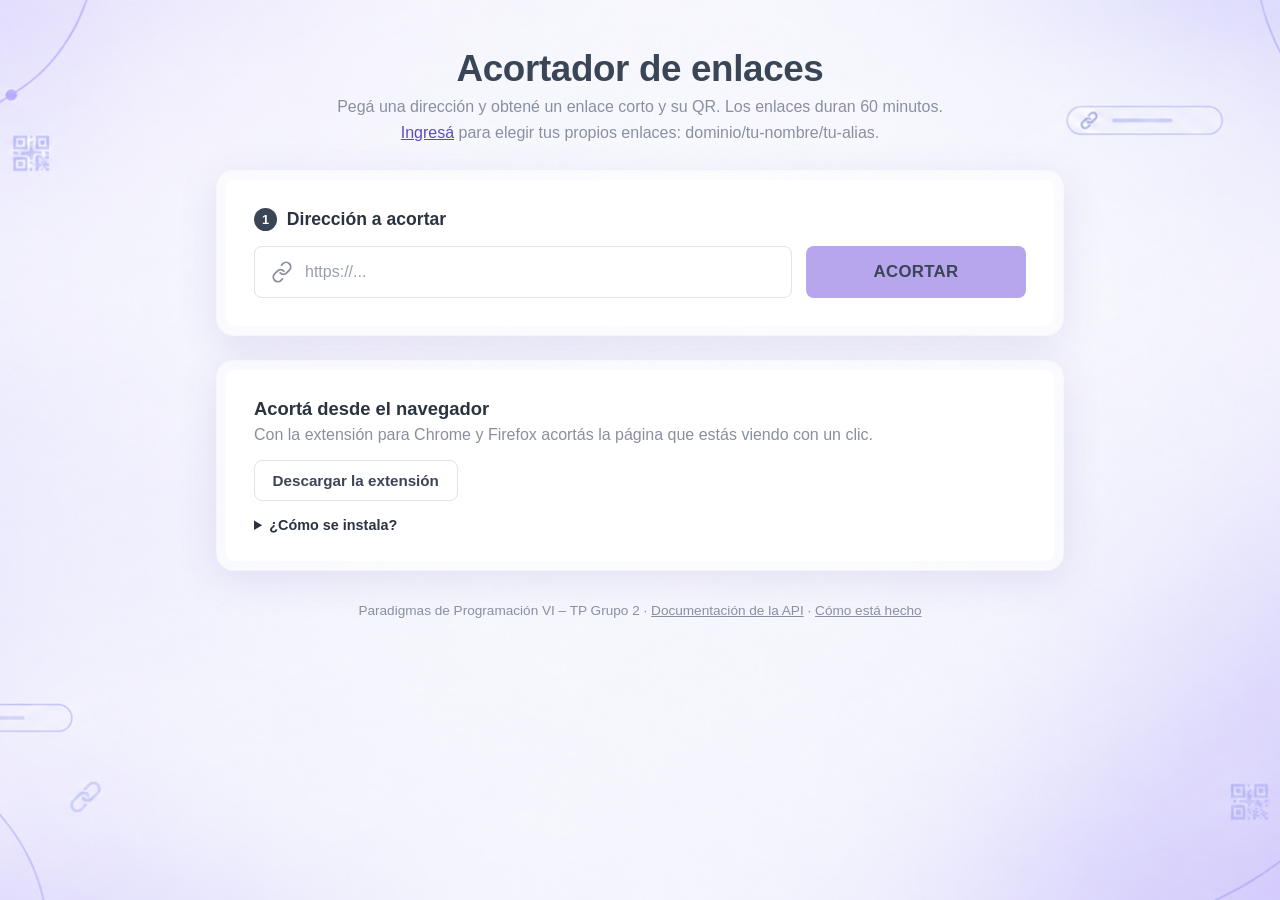
<file: src/main/resources/static/index.html>
<!DOCTYPE html>
<html lang="es">
<head>
	<meta charset="UTF-8">
	<meta name="viewport" content="width=device-width, initial-scale=1.0">
	<title>Acortador de enlaces – PP6</title>
	<link rel="stylesheet" href="styles.css">
</head>
<body>
	<main>
		<header class="hero">
			<h1>Acortador de enlaces</h1>
			<p class="muted">Pegá una dirección y obtené un enlace corto y su QR. Los enlaces duran 60 minutos.</p>
			<p class="muted"><a href="/cuenta.html">Ingresá</a> para elegir tus propios enlaces: dominio/tu-nombre/tu-alias.</p>
		</header>

		<div class="panel">
			<form id="shorten-form" novalidate>
				<div class="step">
					<span class="step-number" aria-hidden="true">1</span>
					<label for="url">Dirección a acortar</label>
				</div>
				<div class="row">
					<div class="field">
						<svg class="field-icon" viewBox="0 0 24 24" width="22" height="22" aria-hidden="true" focusable="false">
							<path d="M10 13a5 5 0 0 0 7.07 0l3-3a5 5 0 0 0-7.07-7.07l-1.5 1.5M14 11a5 5 0 0 0-7.07 0l-3 3a5 5 0 0 0 7.07 7.07l1.5-1.5"
								fill="none" stroke="currentColor" stroke-width="2" stroke-linecap="round" stroke-linejoin="round"/>
						</svg>
						<input id="url" name="url" type="text" inputmode="url" autocomplete="off" spellcheck="false"
							placeholder="https://..." required>
					</div>
					<button id="shorten" type="submit">ACORTAR</button>
				</div>
			</form>

			<p id="status" class="status" role="status" aria-live="polite"></p>

			<section id="result" class="result" hidden aria-labelledby="result-title">
				<div class="step">
					<span class="step-number" aria-hidden="true">2</span>
					<h2 id="result-title">Tu enlace corto</h2>
				</div>
				<div class="result-box">
					<a id="short-url" class="short-url" target="_blank" rel="noopener"></a>
					<div class="actions">
						<a id="download" class="button secondary">Descargar QR</a>
						<button id="copy" type="button" class="dark">Copiar</button>
					</div>
				</div>
				<img id="qr" class="qr" width="256" height="256" alt="">
				<p id="expires" class="muted expires"></p>
			</section>
		</div>

		<section class="panel extension" aria-labelledby="extension-title">
			<h2 id="extension-title">Acortá desde el navegador</h2>
			<p class="muted">Con la extensión para Chrome y Firefox acortás la página que estás viendo con un clic.</p>
			<a class="button secondary" href="descargas/acortador-pp6.zip" download>Descargar la extensión</a>
			<details>
				<summary>¿Cómo se instala?</summary>
				<p><strong>Chrome o Edge:</strong> descomprimí el zip, abrí <code>chrome://extensions</code>, activá
					<em>Modo de desarrollador</em> y elegí <em>Cargar descomprimida</em> con la carpeta.</p>
				<p><strong>Firefox:</strong> abrí <code>about:debugging#/runtime/this-firefox</code> y elegí
					<em>Cargar complemento temporal</em> con el zip. Firefox la quita al cerrarse.</p>
			</details>
		</section>

		<footer class="muted">
			Paradigmas de Programación VI – TP Grupo 2 ·
			<a href="/swagger-ui.html">Documentación de la API</a> ·
			<a href="coloquio">Cómo está hecho</a>
		</footer>
	</main>
	<script src="result-card.js"></script>
	<script src="app.js"></script>
</body>
</html>
</file>
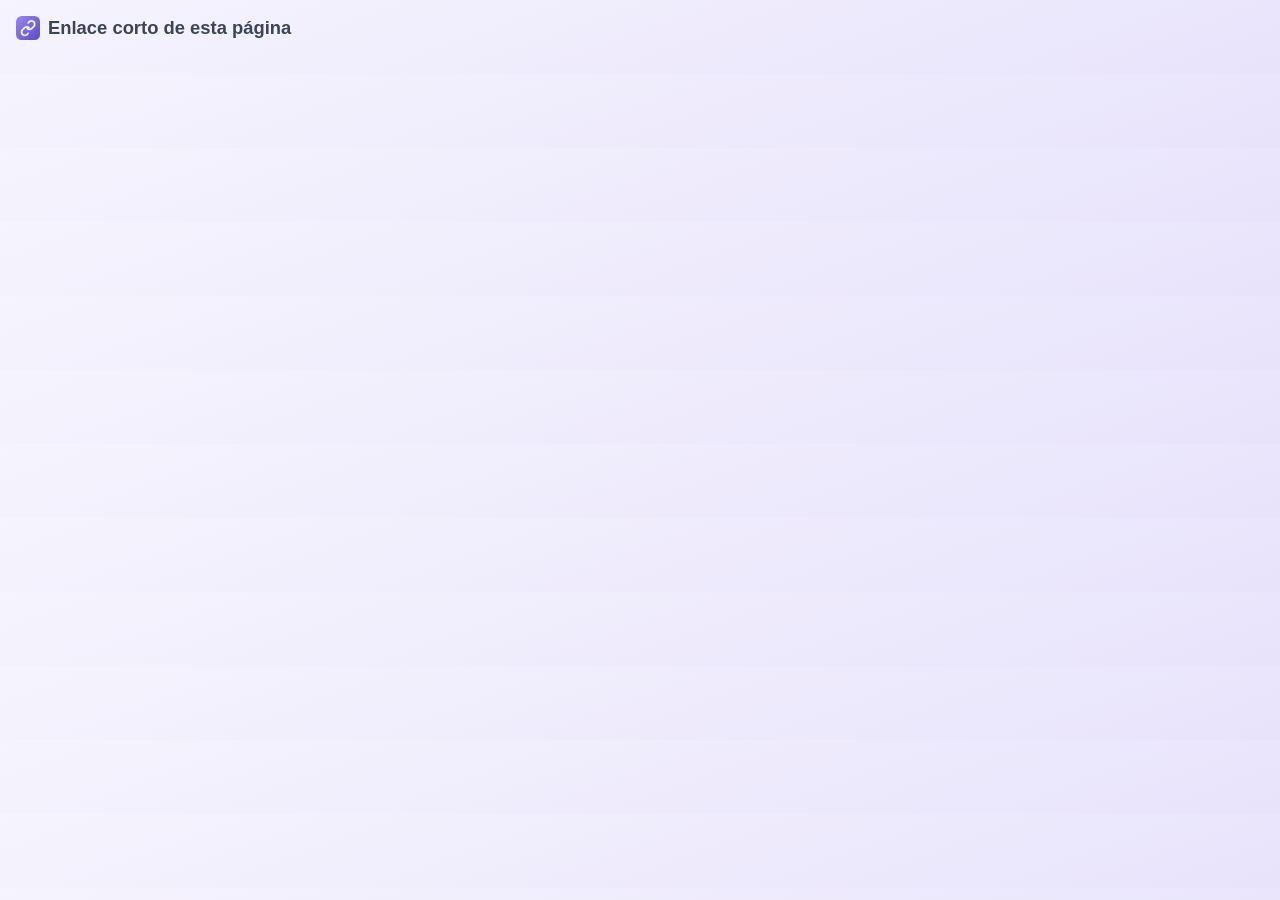
<file: browser-extension/popup.html>
<!DOCTYPE html>
<html lang="es">
<head>
	<meta charset="UTF-8">
	<title>Acortador de enlaces – PP6</title>
	<link rel="stylesheet" href="popup.css">
</head>
<body>
	<main>
		<header class="brand">
			<img src="icons/icon-32.png" width="24" height="24" alt="">
			<h1>Enlace corto de esta página</h1>
		</header>
		<p id="page-url" class="page-url"></p>
		<p id="mode" class="muted mode" hidden></p>

		<p id="status" class="status" role="status" aria-live="polite"></p>

		<section id="result" class="card" hidden>
			<div class="row">
				<a id="short-url" class="short-url" target="_blank" rel="noopener"></a>
				<div class="actions">
					<button id="copy" type="button" class="icon-button dark" aria-label="Copiar enlace" title="Copiar enlace">
						<svg viewBox="0 0 24 24" width="18" height="18" aria-hidden="true" focusable="false">
							<rect x="9" y="9" width="11" height="11" rx="2" fill="none" stroke="currentColor" stroke-width="2"/>
							<path d="M5 15H4a1 1 0 0 1-1-1V4a1 1 0 0 1 1-1h10a1 1 0 0 1 1 1v1"
								fill="none" stroke="currentColor" stroke-width="2" stroke-linecap="round"/>
						</svg>
					</button>
					<a id="download" class="icon-button" target="_blank" rel="noopener" aria-label="Descargar QR" title="Descargar QR">
						<svg viewBox="0 0 24 24" width="18" height="18" aria-hidden="true" focusable="false">
							<path d="M12 4v11m0 0l-4-4m4 4l4-4M5 20h14"
								fill="none" stroke="currentColor" stroke-width="2" stroke-linecap="round" stroke-linejoin="round"/>
						</svg>
					</a>
				</div>
			</div>
			<img id="qr" class="qr" width="160" height="160" alt="">
			<p id="expires" class="muted"></p>
		</section>
	</main>

	<script src="config.js"></script>
	<script src="popup.js"></script>
</body>
</html>
</file>
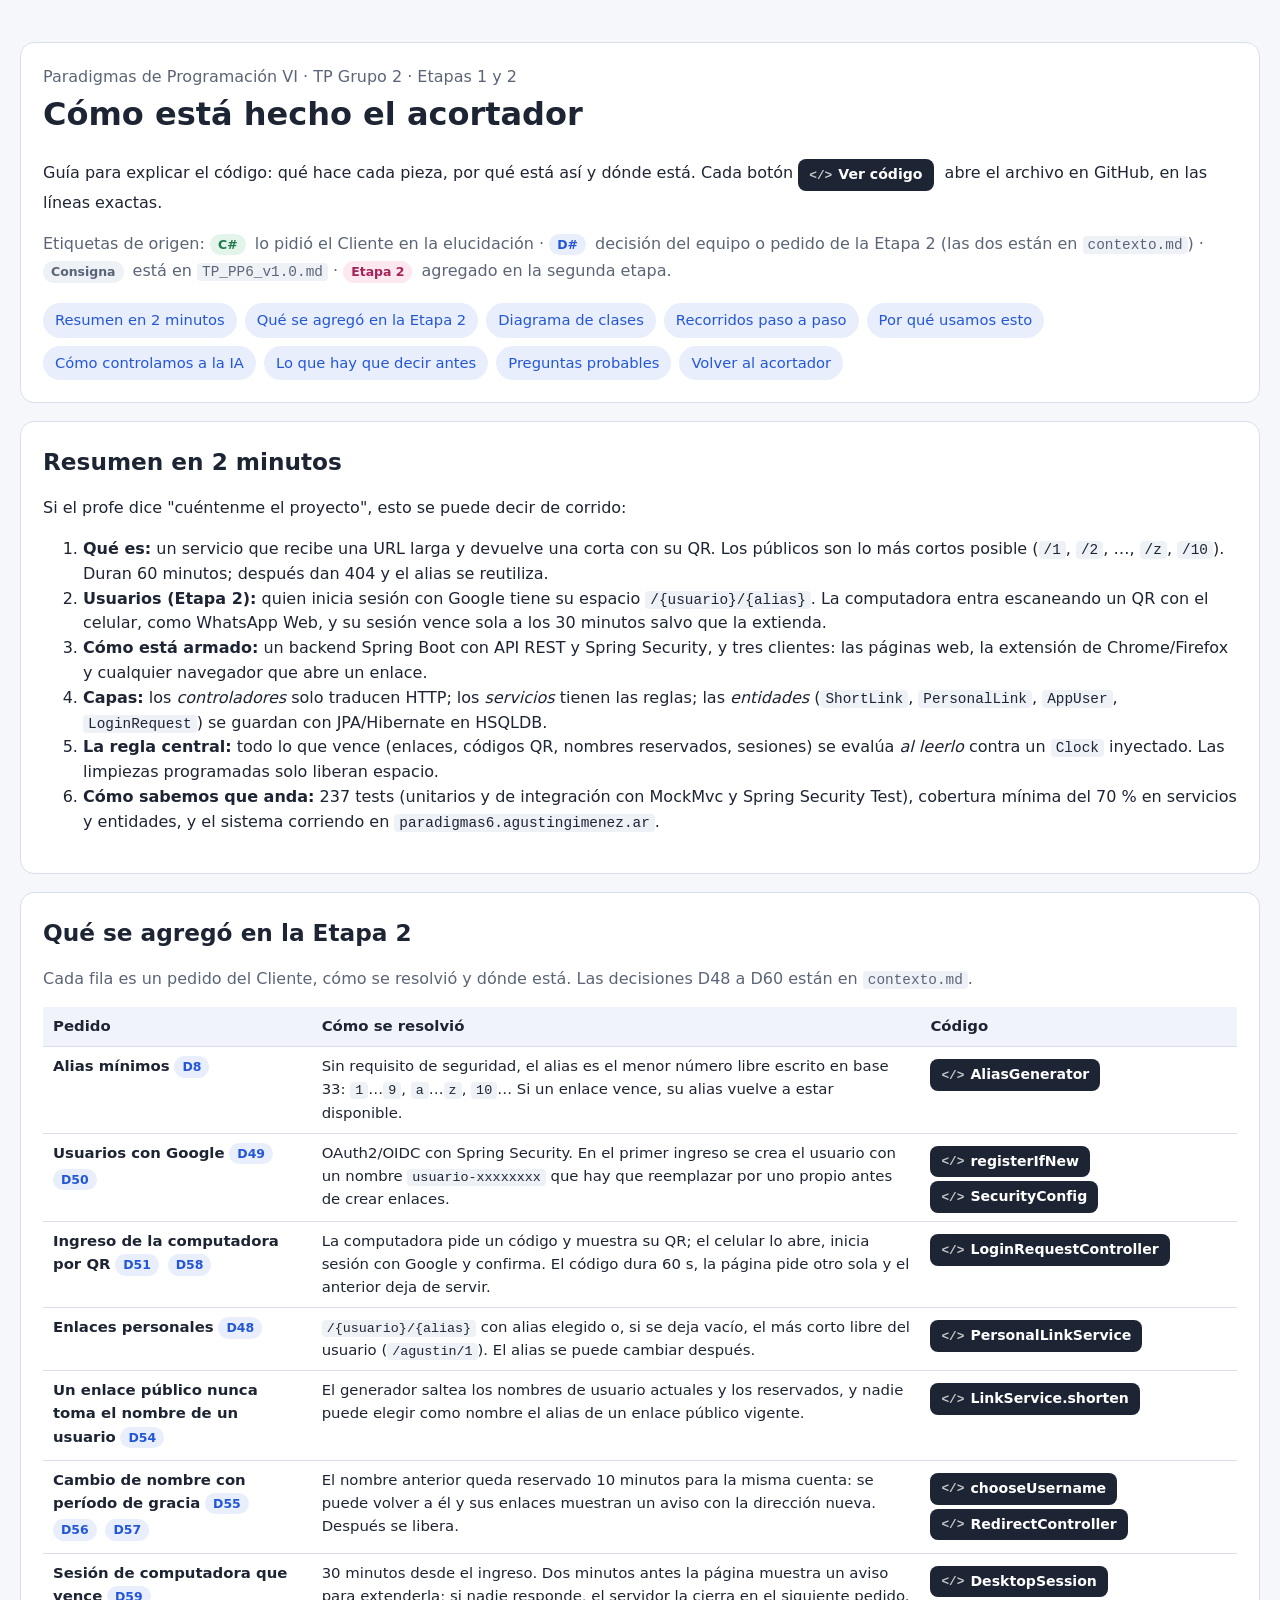
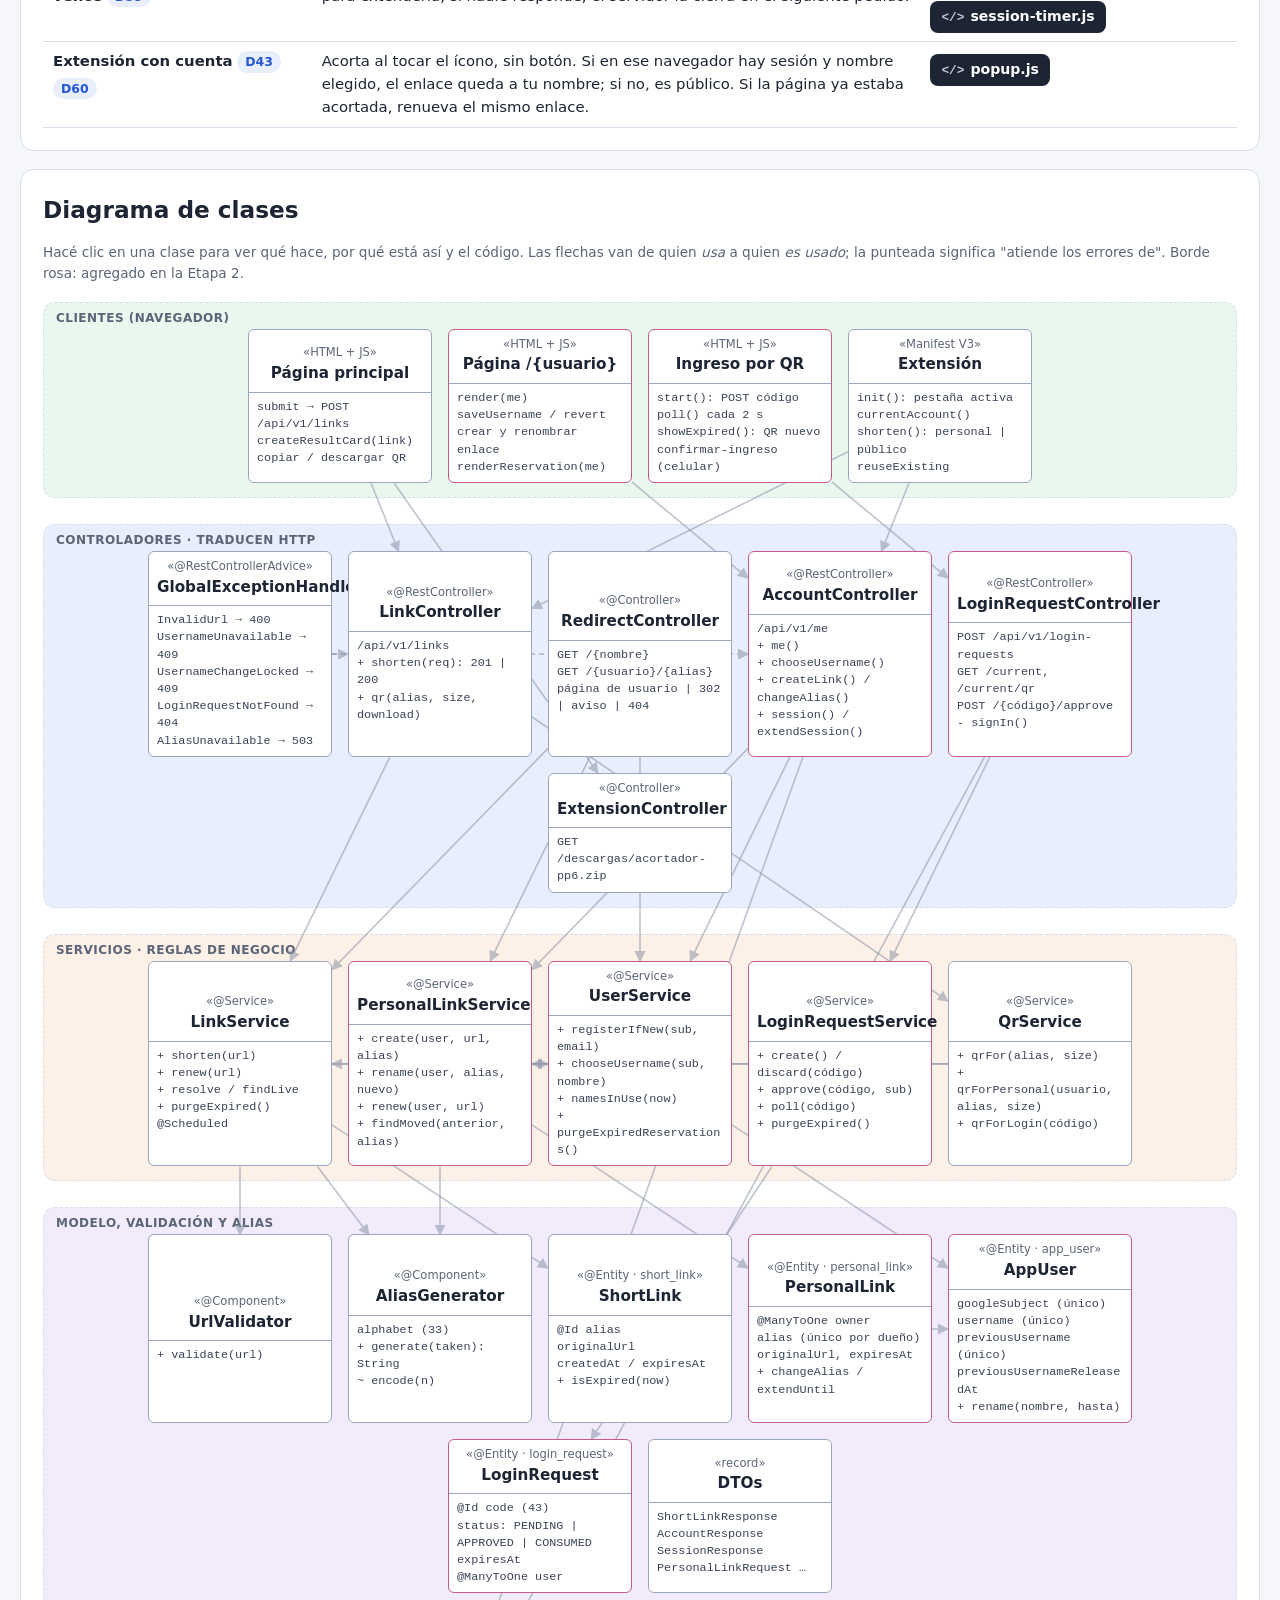
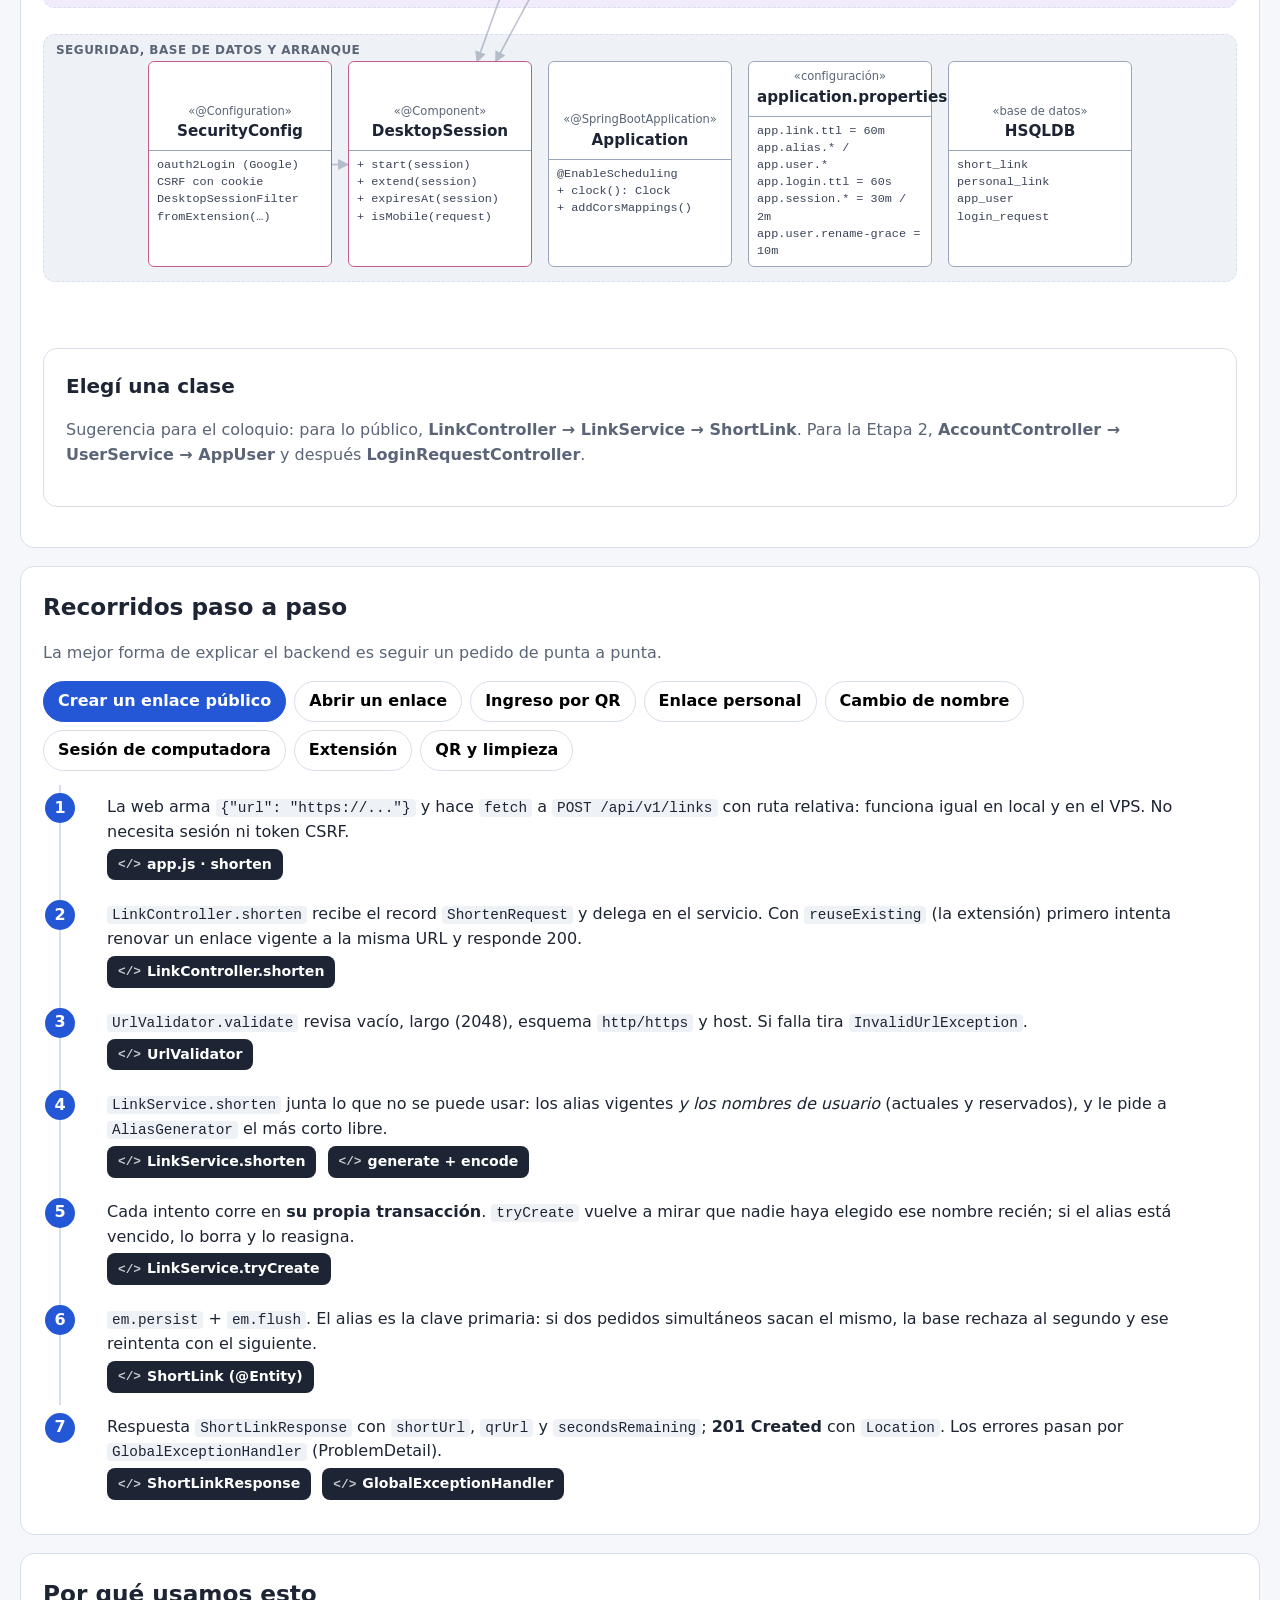
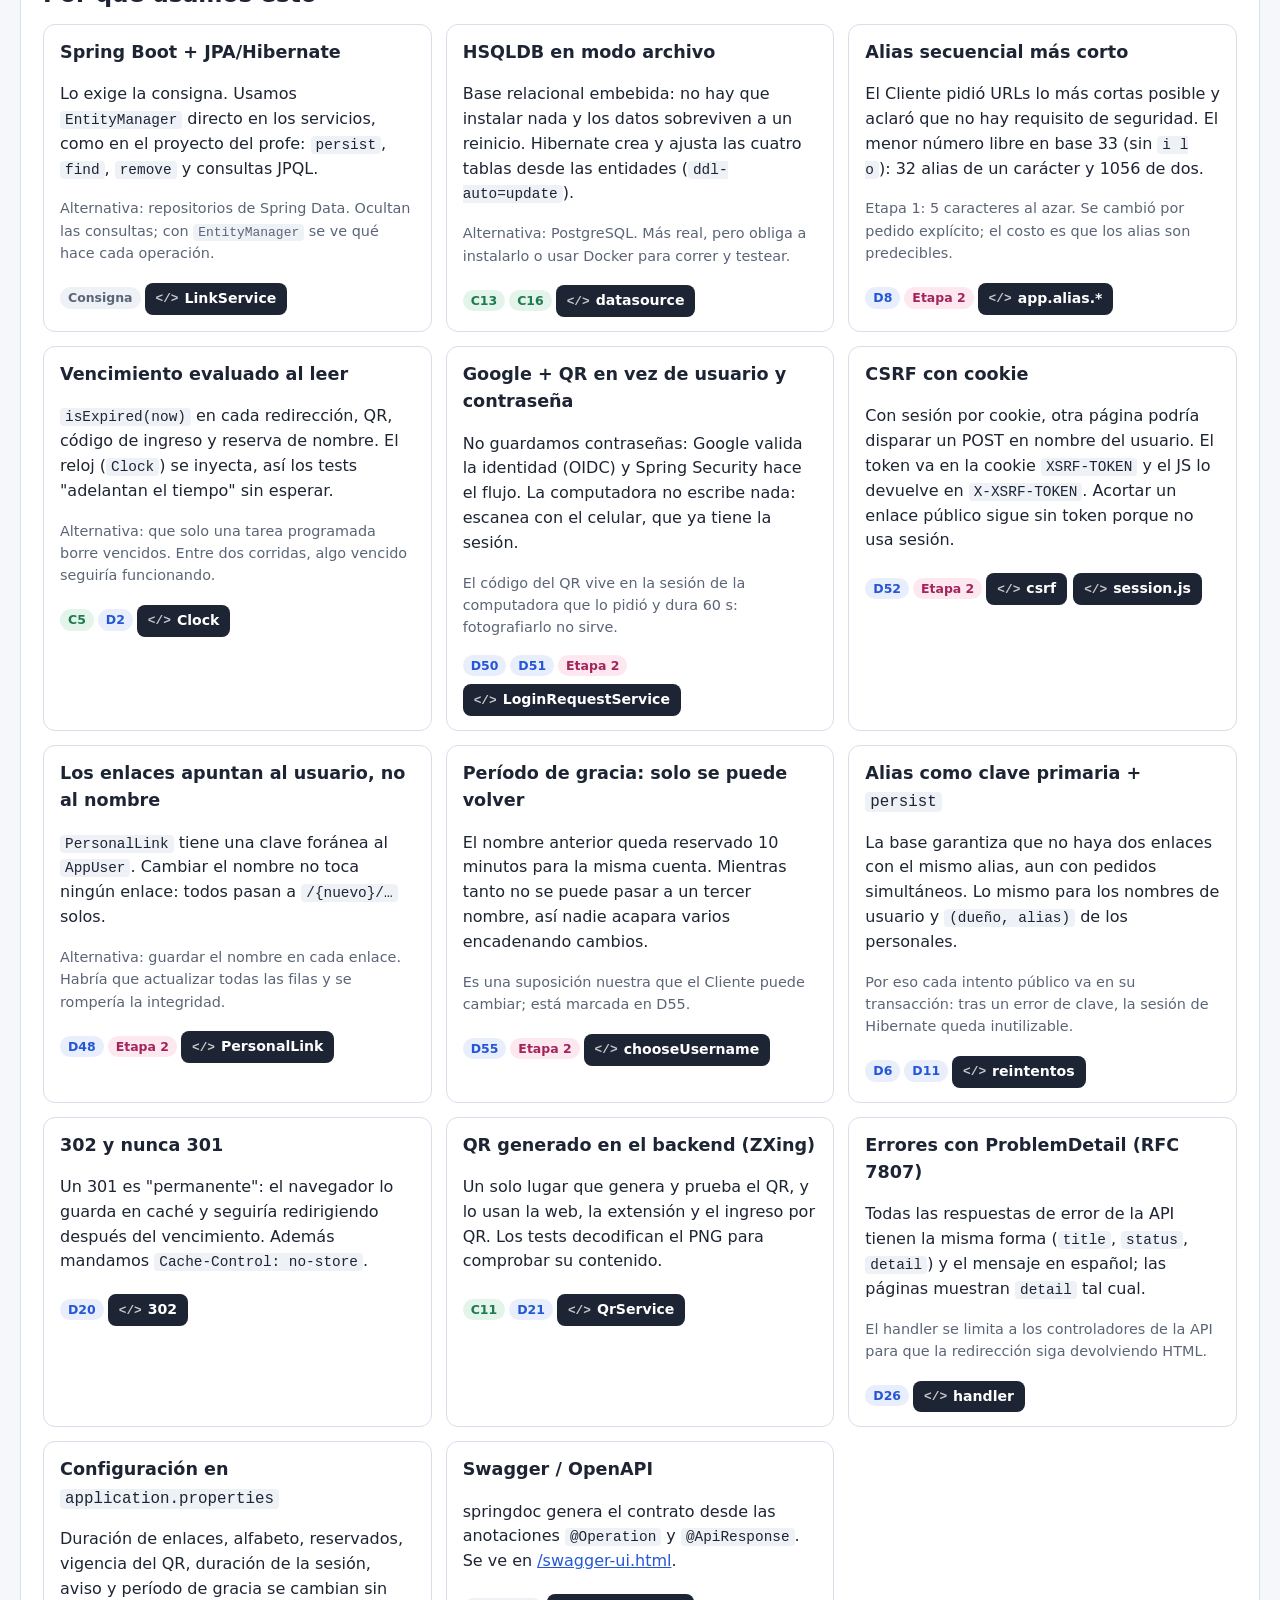
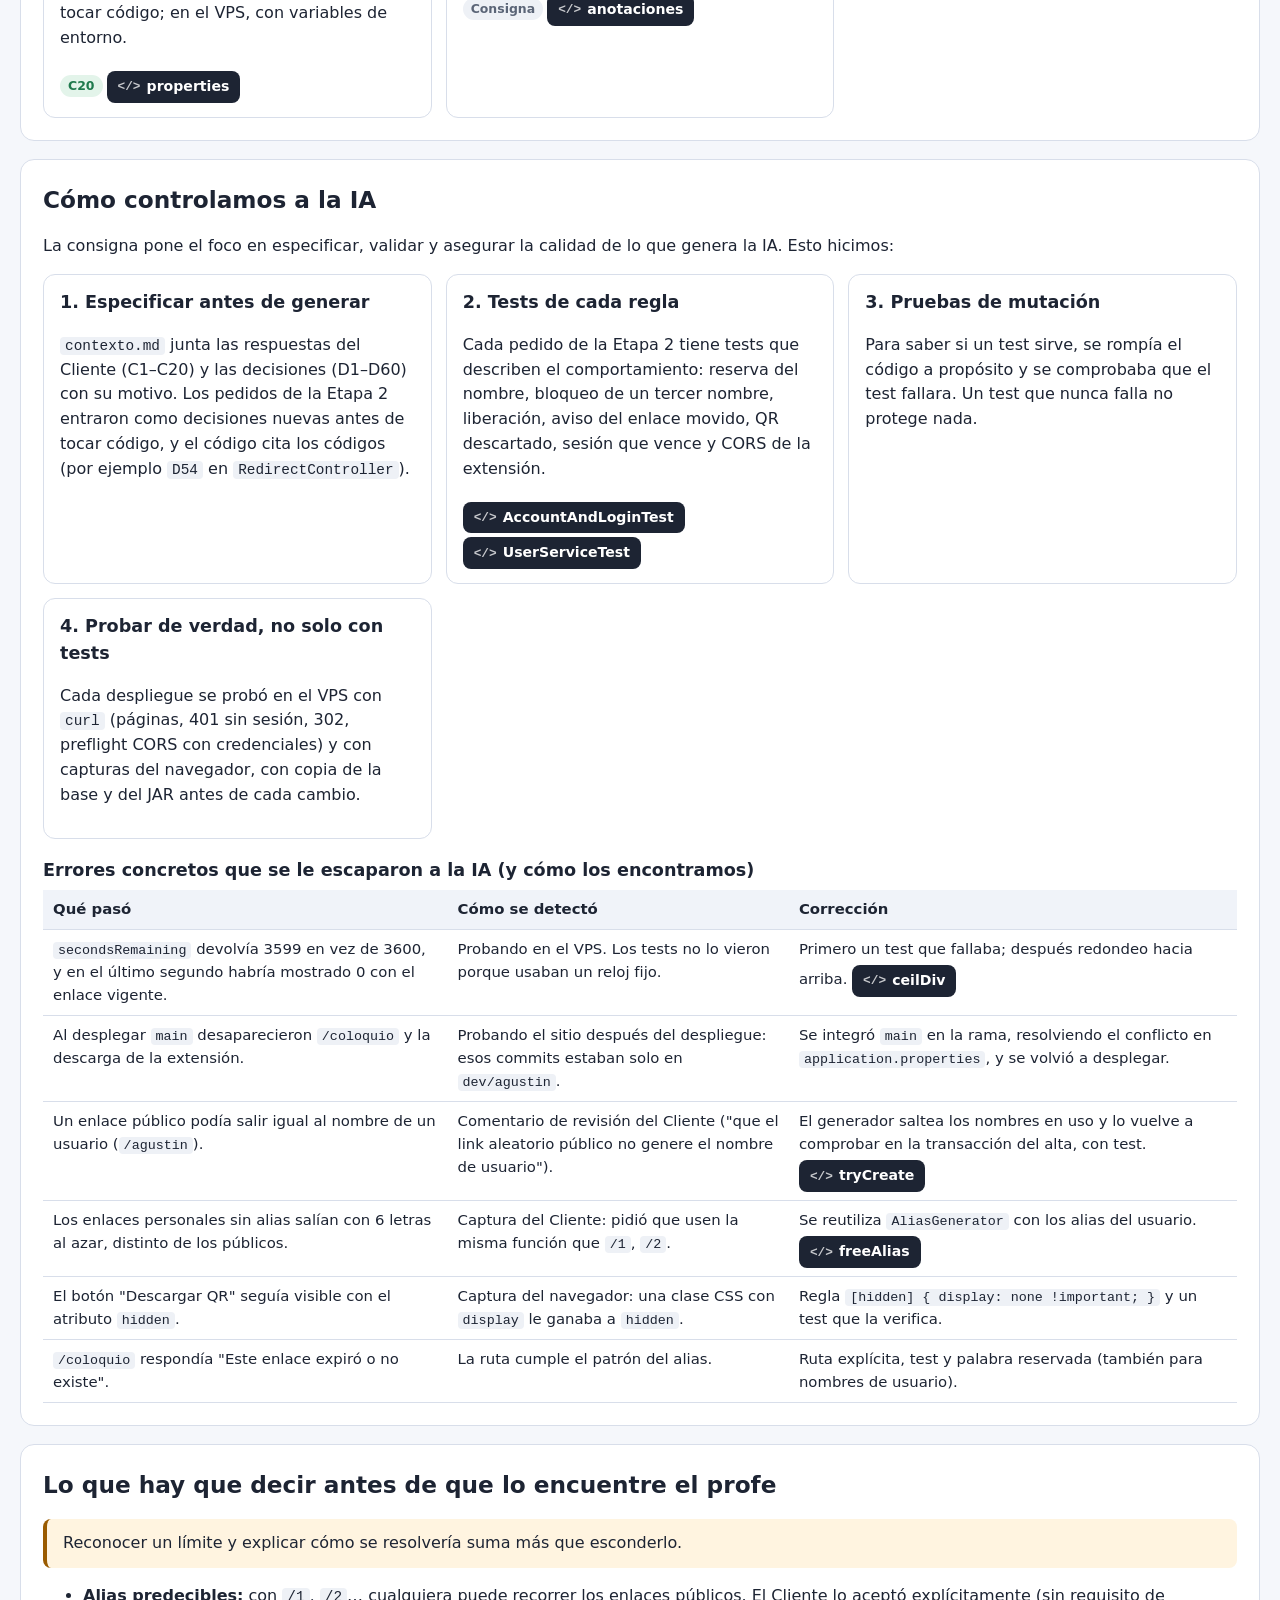
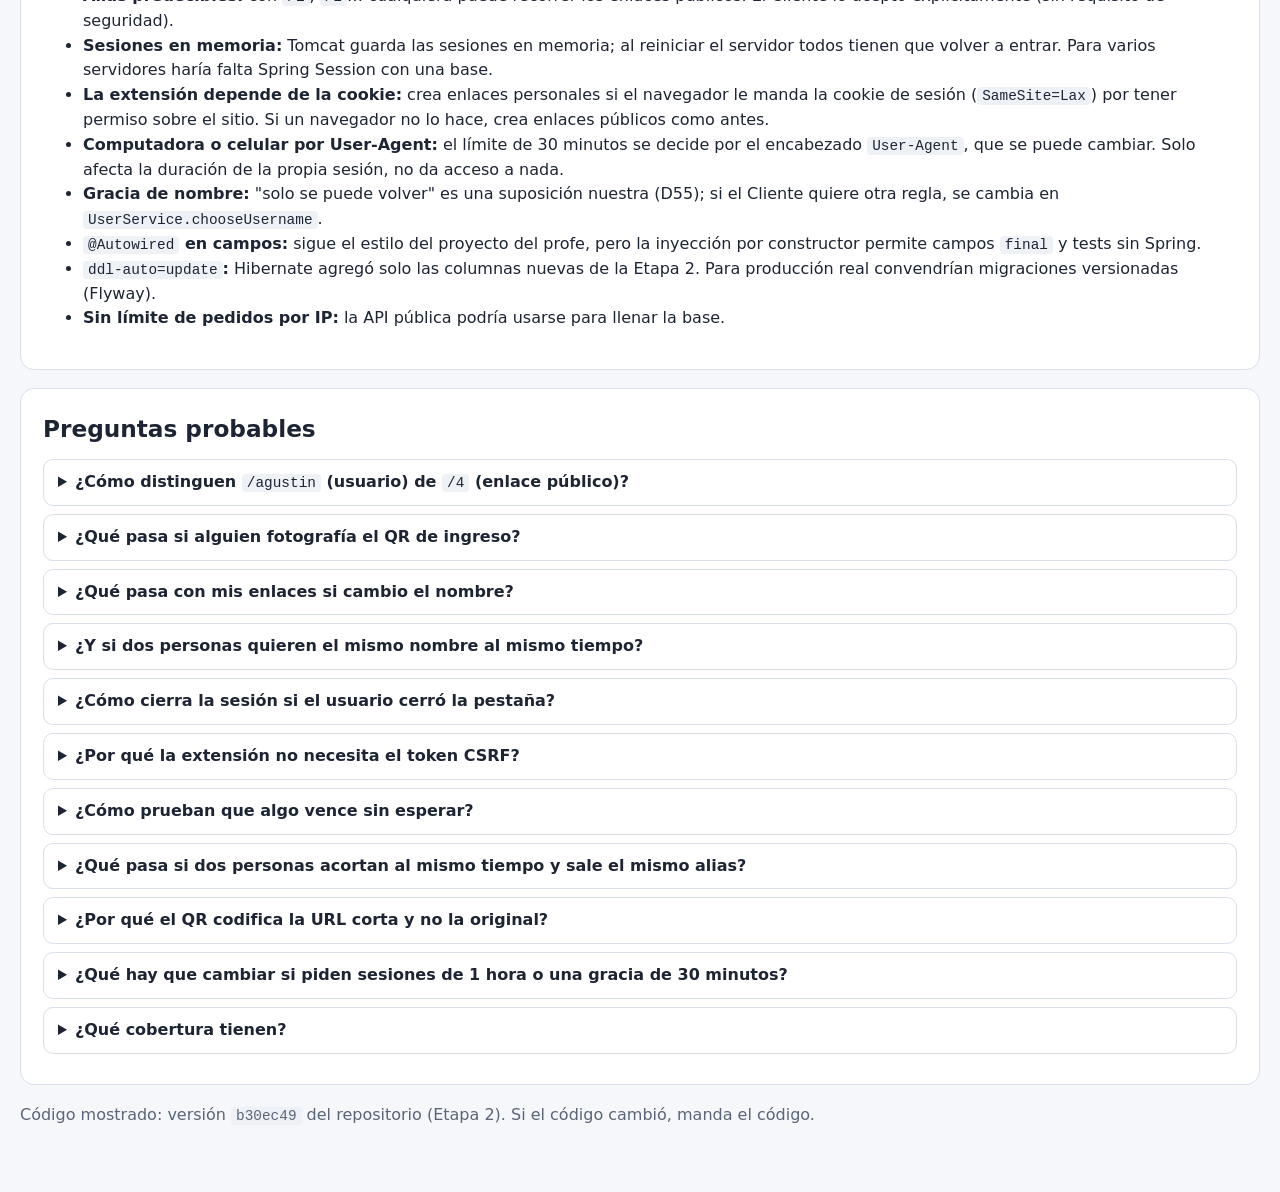
<file: src/main/resources/static/coloquio.html>
<!DOCTYPE html>
<html lang="es">
<head>
	<meta charset="UTF-8">
	<meta name="viewport" content="width=device-width, initial-scale=1.0">
	<title>Cómo está hecho – Acortador PP6</title>
	<style>
		:root {
			--bg: #f5f7fb; --card: #fff; --ink: #1d2433; --muted: #5b6577; --line: #d8deea;
			--accent: #2457d6; --accent-soft: #e8eefc; --ok: #1f7a4d; --warn: #9a5b00; --warn-soft: #fff4e0;
			--client: #e9f7ef; --http: #e8eefc; --service: #fdf0e6; --data: #f1ebfb; --config: #eef1f5;
		}
		* { box-sizing: border-box; }
		body { margin: 0; font: 16px/1.55 system-ui, -apple-system, "Segoe UI", Roboto, sans-serif; color: var(--ink); background: var(--bg); }
		main { max-width: 1340px; margin: 0 auto; padding: 24px 20px 64px; }
		h1 { font-size: 2rem; margin: 0 0 4px; }
		h2 { font-size: 1.45rem; margin: 0 0 12px; }
		h3 { font-size: 1.1rem; margin: 18px 0 6px; }
		a { color: var(--accent); }
		code { font: 0.9em ui-monospace, SFMono-Regular, Consolas, monospace; background: #eef1f6; padding: 1px 5px; border-radius: 4px; }
		.muted { color: var(--muted); }
		.panel { background: var(--card); border: 1px solid var(--line); border-radius: 14px; padding: 22px; margin: 18px 0; }
		nav.toc { display: flex; flex-wrap: wrap; gap: 8px; margin-top: 14px; }
		nav.toc a { text-decoration: none; background: var(--accent-soft); padding: 6px 12px; border-radius: 999px; font-size: 0.92rem; }
		.callout { background: var(--warn-soft); border-left: 4px solid var(--warn); padding: 12px 16px; border-radius: 8px; }
		.tag { display: inline-block; font-size: 0.78rem; font-weight: 600; padding: 1px 8px; border-radius: 999px; margin: 0 4px 4px 0; background: #eef1f6; color: var(--muted); }
		.tag.c { background: #e3f4ea; color: var(--ok); }
		.tag.d { background: var(--accent-soft); color: var(--accent); }
		.tag.new { background: #fde8f0; color: #a3245a; }
		.code-link { display: inline-flex; align-items: center; gap: 6px; text-decoration: none; font-size: 0.88rem; font-weight: 600;
			background: #1d2433; color: #fff; padding: 5px 11px; border-radius: 8px; margin: 4px 6px 0 0; }
		.code-link::before { content: "</>"; font: 600 0.8rem ui-monospace, Consolas, monospace; opacity: 0.75; }
		.code-link:hover { background: var(--accent); }

		/* Diagrama */
		.diagram-wrap { display: grid; grid-template-columns: minmax(0, 1fr) 340px; gap: 18px; align-items: start; }
		.diagram { position: relative; padding: 4px 0; }
		.diagram svg { position: absolute; inset: 0; z-index: 1; width: 100%; height: 100%; pointer-events: none; overflow: visible; }
		.layer { position: relative; display: flex; flex-wrap: wrap; justify-content: center; gap: 16px; padding: 26px 10px 14px; margin-bottom: 26px; border-radius: 12px; border: 1px dashed var(--line); }
		.layer-name { position: absolute; top: 6px; left: 12px; font-size: 0.75rem; font-weight: 700; letter-spacing: 0.04em; text-transform: uppercase; color: var(--muted); }
		.layer.client { background: var(--client); } .layer.http { background: var(--http); } .layer.service { background: var(--service); }
		.layer.data { background: var(--data); } .layer.config { background: var(--config); }
		.uml { position: relative; z-index: 2; width: 184px; background: #fff; border: 1.5px solid #9aa6bd; border-radius: 6px; cursor: pointer; text-align: left; padding: 0; font: inherit; color: inherit; }
		.uml.stage2 { border-color: #c45b8a; }
		.uml:hover, .uml:focus-visible { border-color: var(--accent); box-shadow: 0 0 0 3px var(--accent-soft); outline: none; }
		.uml.active { border-color: var(--accent); box-shadow: 0 0 0 3px rgba(36, 87, 214, 0.35); }
		.uml .head { padding: 6px 8px; border-bottom: 1.5px solid #9aa6bd; text-align: center; }
		.uml .stereo { display: block; font-size: 0.72rem; color: var(--muted); }
		.uml .name { display: block; font-weight: 700; font-size: 0.95rem; }
		.uml ul { list-style: none; margin: 0; padding: 6px 8px; overflow-wrap: anywhere; font: 0.74rem/1.45 ui-monospace, Consolas, monospace; color: #3a4357; }
		.edge { stroke: #8a94a8; stroke-width: 1.6; fill: none; opacity: 0.55; }
		.edge.dashed { stroke-dasharray: 5 4; }
		.edge.hl { stroke: var(--accent); stroke-width: 2.6; opacity: 1; }
		.edge-label { font: 600 10px system-ui, sans-serif; fill: #5b6577; paint-order: stroke; stroke: #fff; stroke-width: 3px; }
		.edge-label.dim { display: none; }
		.edge-label.hl { fill: var(--accent); display: inline; }
		.detail { position: sticky; top: 14px; max-height: calc(100vh - 28px); overflow: auto; }
		.detail h3 { margin-top: 0; font-size: 1.25rem; }
		.detail dt { font-weight: 700; margin-top: 12px; }
		.detail dd { margin: 2px 0 0; }
		.legend { font-size: 0.85rem; }

		/* Recorridos */
		.tabs { display: flex; flex-wrap: wrap; gap: 8px; margin-bottom: 14px; }
		.tabs button { font: inherit; font-weight: 600; border: 1px solid var(--line); background: #fff; padding: 7px 14px; border-radius: 999px; cursor: pointer; }
		.tabs button[aria-selected="true"] { background: var(--accent); color: #fff; border-color: var(--accent); }
		ol.steps { counter-reset: s; list-style: none; padding: 0; margin: 0; }
		ol.steps > li { counter-increment: s; position: relative; padding: 10px 0 12px 46px; border-left: 2px solid var(--line); margin-left: 16px; }
		ol.steps > li::before { content: counter(s); position: absolute; left: -16px; top: 8px; width: 30px; height: 30px; border-radius: 50%;
			background: var(--accent); color: #fff; font-weight: 700; display: grid; place-items: center; }
		ol.steps > li:last-child { border-left-color: transparent; }

		.grid2 { display: grid; grid-template-columns: repeat(auto-fit, minmax(320px, 1fr)); gap: 14px; }
		.card { border: 1px solid var(--line); border-radius: 12px; padding: 14px 16px; background: #fff; }
		.card h3 { margin-top: 0; }
		.card .alt { font-size: 0.9rem; color: var(--muted); }
		details.qa { border: 1px solid var(--line); border-radius: 10px; padding: 10px 14px; margin: 8px 0; background: #fff; }
		details.qa summary { cursor: pointer; font-weight: 600; }
		details.qa[open] summary { margin-bottom: 6px; }
		table { width: 100%; border-collapse: collapse; font-size: 0.93rem; }
		th, td { text-align: left; padding: 8px 10px; border-bottom: 1px solid var(--line); vertical-align: top; }
		th { background: #f0f3f9; }

		@media (max-width: 1300px) {
			.diagram-wrap { grid-template-columns: 1fr; }
			.detail { position: static; max-height: none; }
		}
	</style>
</head>
<body>
<main>
	<header class="panel">
		<p class="muted" style="margin:0">Paradigmas de Programación VI · TP Grupo 2 · Etapas 1 y 2</p>
		<h1>Cómo está hecho el acortador</h1>
		<p>Guía para explicar el código: qué hace cada pieza, por qué está así y dónde está. Cada botón
			<span class="code-link" style="pointer-events:none">Ver código</span> abre el archivo en GitHub, en las líneas exactas.</p>
		<p class="muted">Etiquetas de origen: <span class="tag c">C#</span> lo pidió el Cliente en la elucidación ·
			<span class="tag d">D#</span> decisión del equipo o pedido de la Etapa 2 (las dos están en <code>contexto.md</code>) ·
			<span class="tag">Consigna</span> está en <code>TP_PP6_v1.0.md</code> ·
			<span class="tag new">Etapa 2</span> agregado en la segunda etapa.</p>
		<nav class="toc" aria-label="Secciones">
			<a href="#resumen">Resumen en 2 minutos</a>
			<a href="#etapa2">Qué se agregó en la Etapa 2</a>
			<a href="#diagrama">Diagrama de clases</a>
			<a href="#recorridos">Recorridos paso a paso</a>
			<a href="#decisiones">Por qué usamos esto</a>
			<a href="#ia">Cómo controlamos a la IA</a>
			<a href="#debilidades">Lo que hay que decir antes</a>
			<a href="#preguntas">Preguntas probables</a>
			<a href="/">Volver al acortador</a>
		</nav>
	</header>

	<section id="resumen" class="panel">
		<h2>Resumen en 2 minutos</h2>
		<p>Si el profe dice "cuéntenme el proyecto", esto se puede decir de corrido:</p>
		<ol>
			<li><strong>Qué es:</strong> un servicio que recibe una URL larga y devuelve una corta con su QR. Los públicos son lo más cortos posible (<code>/1</code>, <code>/2</code>, …, <code>/z</code>, <code>/10</code>). Duran 60 minutos; después dan 404 y el alias se reutiliza.</li>
			<li><strong>Usuarios (Etapa 2):</strong> quien inicia sesión con Google tiene su espacio <code>/{usuario}/{alias}</code>. La computadora entra escaneando un QR con el celular, como WhatsApp Web, y su sesión vence sola a los 30 minutos salvo que la extienda.</li>
			<li><strong>Cómo está armado:</strong> un backend Spring Boot con API REST y Spring Security, y tres clientes: las páginas web, la extensión de Chrome/Firefox y cualquier navegador que abre un enlace.</li>
			<li><strong>Capas:</strong> los <em>controladores</em> solo traducen HTTP; los <em>servicios</em> tienen las reglas; las <em>entidades</em> (<code>ShortLink</code>, <code>PersonalLink</code>, <code>AppUser</code>, <code>LoginRequest</code>) se guardan con JPA/Hibernate en HSQLDB.</li>
			<li><strong>La regla central:</strong> todo lo que vence (enlaces, códigos QR, nombres reservados, sesiones) se evalúa <em>al leerlo</em> contra un <code>Clock</code> inyectado. Las limpiezas programadas solo liberan espacio.</li>
			<li><strong>Cómo sabemos que anda:</strong> 237 tests (unitarios y de integración con MockMvc y Spring Security Test), cobertura mínima del 70 % en servicios y entidades, y el sistema corriendo en <code>paradigmas6.agustingimenez.ar</code>.</li>
		</ol>
	</section>

	<section id="etapa2" class="panel">
		<h2>Qué se agregó en la Etapa 2</h2>
		<p class="muted">Cada fila es un pedido del Cliente, cómo se resolvió y dónde está. Las decisiones D48 a D60 están en <code>contexto.md</code>.</p>
		<table>
			<tr><th>Pedido</th><th>Cómo se resolvió</th><th>Código</th></tr>
			<tr><td><strong>Alias mínimos</strong> <span class="tag d">D8</span></td>
				<td>Sin requisito de seguridad, el alias es el menor número libre escrito en base 33: <code>1</code>…<code>9</code>, <code>a</code>…<code>z</code>, <code>10</code>… Si un enlace vence, su alias vuelve a estar disponible.</td>
				<td><a class="code-link" data-code="src/main/java/app/service/AliasGenerator.java#L8-L46">AliasGenerator</a></td></tr>
			<tr><td><strong>Usuarios con Google</strong> <span class="tag d">D49</span> <span class="tag d">D50</span></td>
				<td>OAuth2/OIDC con Spring Security. En el primer ingreso se crea el usuario con un nombre <code>usuario-xxxxxxxx</code> que hay que reemplazar por uno propio antes de crear enlaces.</td>
				<td><a class="code-link" data-code="src/main/java/app/service/UserService.java#L56-L74">registerIfNew</a><a class="code-link" data-code="src/main/java/app/SecurityConfig.java#L40-L79">SecurityConfig</a></td></tr>
			<tr><td><strong>Ingreso de la computadora por QR</strong> <span class="tag d">D51</span> <span class="tag d">D58</span></td>
				<td>La computadora pide un código y muestra su QR; el celular lo abre, inicia sesión con Google y confirma. El código dura 60 s, la página pide otro sola y el anterior deja de servir.</td>
				<td><a class="code-link" data-code="src/main/java/app/controller/LoginRequestController.java#L66-L131">LoginRequestController</a></td></tr>
			<tr><td><strong>Enlaces personales</strong> <span class="tag d">D48</span></td>
				<td><code>/{usuario}/{alias}</code> con alias elegido o, si se deja vacío, el más corto libre del usuario (<code>/agustin/1</code>). El alias se puede cambiar después.</td>
				<td><a class="code-link" data-code="src/main/java/app/service/PersonalLinkService.java#L57-L141">PersonalLinkService</a></td></tr>
			<tr><td><strong>Un enlace público nunca toma el nombre de un usuario</strong> <span class="tag d">D54</span></td>
				<td>El generador saltea los nombres de usuario actuales y los reservados, y nadie puede elegir como nombre el alias de un enlace público vigente.</td>
				<td><a class="code-link" data-code="src/main/java/app/service/LinkService.java#L65-L115">LinkService.shorten</a></td></tr>
			<tr><td><strong>Cambio de nombre con período de gracia</strong> <span class="tag d">D55</span> <span class="tag d">D56</span> <span class="tag d">D57</span></td>
				<td>El nombre anterior queda reservado 10 minutos para la misma cuenta: se puede volver a él y sus enlaces muestran un aviso con la dirección nueva. Después se libera.</td>
				<td><a class="code-link" data-code="src/main/java/app/service/UserService.java#L117-L151">chooseUsername</a><a class="code-link" data-code="src/main/java/app/controller/RedirectController.java#L53-L89">RedirectController</a></td></tr>
			<tr><td><strong>Sesión de computadora que vence</strong> <span class="tag d">D59</span></td>
				<td>30 minutos desde el ingreso. Dos minutos antes la página muestra un aviso para extenderla; si nadie responde, el servidor la cierra en el siguiente pedido.</td>
				<td><a class="code-link" data-code="src/main/java/app/DesktopSession.java#L15-L68">DesktopSession</a><a class="code-link" data-code="src/main/resources/static/session-timer.js#L1-L98">session-timer.js</a></td></tr>
			<tr><td><strong>Extensión con cuenta</strong> <span class="tag d">D43</span> <span class="tag d">D60</span></td>
				<td>Acorta al tocar el ícono, sin botón. Si en ese navegador hay sesión y nombre elegido, el enlace queda a tu nombre; si no, es público. Si la página ya estaba acortada, renueva el mismo enlace.</td>
				<td><a class="code-link" data-code="browser-extension/popup.js#L120-L172">popup.js</a></td></tr>
		</table>
	</section>

	<section id="diagrama" class="panel">
		<h2>Diagrama de clases</h2>
		<p class="muted legend">Hacé clic en una clase para ver qué hace, por qué está así y el código. Las flechas van de quien <em>usa</em> a quien <em>es usado</em>; la punteada significa "atiende los errores de". Borde rosa: agregado en la Etapa 2.</p>
		<div class="diagram-wrap">
			<div class="diagram" id="diagram">
				<svg id="edges" aria-hidden="true">
					<defs>
						<marker id="arrow" viewBox="0 0 10 10" refX="9" refY="5" markerWidth="7" markerHeight="7" orient="auto-start-reverse">
							<path d="M0 0 L10 5 L0 10 z" fill="#8a94a8"/>
						</marker>
						<marker id="arrow-hl" viewBox="0 0 10 10" refX="9" refY="5" markerWidth="7" markerHeight="7" orient="auto-start-reverse">
							<path d="M0 0 L10 5 L0 10 z" fill="#2457d6"/>
						</marker>
					</defs>
				</svg>
				<div class="layer client" data-layer="Clientes (navegador)"></div>
				<div class="layer http" data-layer="Controladores · traducen HTTP"></div>
				<div class="layer service" data-layer="Servicios · reglas de negocio"></div>
				<div class="layer data" data-layer="Modelo, validación y alias"></div>
				<div class="layer config" data-layer="Seguridad, base de datos y arranque"></div>
			</div>
			<aside class="panel detail" id="detail" aria-live="polite">
				<h3>Elegí una clase</h3>
				<p class="muted">Sugerencia para el coloquio: para lo público, <strong>LinkController → LinkService → ShortLink</strong>. Para la Etapa 2, <strong>AccountController → UserService → AppUser</strong> y después <strong>LoginRequestController</strong>.</p>
			</aside>
		</div>
	</section>

	<section id="recorridos" class="panel">
		<h2>Recorridos paso a paso</h2>
		<p class="muted">La mejor forma de explicar el backend es seguir un pedido de punta a punta.</p>
		<div class="tabs" role="tablist">
			<button role="tab" aria-selected="true" data-tab="post">Crear un enlace público</button>
			<button role="tab" aria-selected="false" data-tab="get">Abrir un enlace</button>
			<button role="tab" aria-selected="false" data-tab="login">Ingreso por QR</button>
			<button role="tab" aria-selected="false" data-tab="personal">Enlace personal</button>
			<button role="tab" aria-selected="false" data-tab="rename">Cambio de nombre</button>
			<button role="tab" aria-selected="false" data-tab="session">Sesión de computadora</button>
			<button role="tab" aria-selected="false" data-tab="ext">Extensión</button>
			<button role="tab" aria-selected="false" data-tab="cron">QR y limpieza</button>
		</div>

		<div role="tabpanel" data-panel="post">
			<ol class="steps">
				<li>La web arma <code>{"url": "https://..."}</code> y hace <code>fetch</code> a <code>POST /api/v1/links</code> con ruta relativa: funciona igual en local y en el VPS. No necesita sesión ni token CSRF.
					<br><a class="code-link" data-code="src/main/resources/static/app.js#L41-L64">app.js · shorten</a></li>
				<li><code>LinkController.shorten</code> recibe el record <code>ShortenRequest</code> y delega en el servicio. Con <code>reuseExisting</code> (la extensión) primero intenta renovar un enlace vigente a la misma URL y responde 200.
					<br><a class="code-link" data-code="src/main/java/app/controller/LinkController.java#L49-L59">LinkController.shorten</a></li>
				<li><code>UrlValidator.validate</code> revisa vacío, largo (2048), esquema <code>http/https</code> y host. Si falla tira <code>InvalidUrlException</code>.
					<br><a class="code-link" data-code="src/main/java/app/service/UrlValidator.java#L29-L54">UrlValidator</a></li>
				<li><code>LinkService.shorten</code> junta lo que no se puede usar: los alias vigentes <em>y los nombres de usuario</em> (actuales y reservados), y le pide a <code>AliasGenerator</code> el más corto libre.
					<br><a class="code-link" data-code="src/main/java/app/service/LinkService.java#L65-L93">LinkService.shorten</a>
					<a class="code-link" data-code="src/main/java/app/service/AliasGenerator.java#L23-L46">generate + encode</a></li>
				<li>Cada intento corre en <strong>su propia transacción</strong>. <code>tryCreate</code> vuelve a mirar que nadie haya elegido ese nombre recién; si el alias está vencido, lo borra y lo reasigna.
					<br><a class="code-link" data-code="src/main/java/app/service/LinkService.java#L95-L115">LinkService.tryCreate</a></li>
				<li><code>em.persist</code> + <code>em.flush</code>. El alias es la clave primaria: si dos pedidos simultáneos sacan el mismo, la base rechaza al segundo y ese reintenta con el siguiente.
					<br><a class="code-link" data-code="src/main/java/app/mappings/ShortLink.java#L12-L48">ShortLink (@Entity)</a></li>
				<li>Respuesta <code>ShortLinkResponse</code> con <code>shortUrl</code>, <code>qrUrl</code> y <code>secondsRemaining</code>; <strong>201 Created</strong> con <code>Location</code>. Los errores pasan por <code>GlobalExceptionHandler</code> (ProblemDetail).
					<br><a class="code-link" data-code="src/main/java/app/dto/ShortLinkResponse.java#L9-L33">ShortLinkResponse</a>
					<a class="code-link" data-code="src/main/java/app/exception/GlobalExceptionHandler.java#L18-L57">GlobalExceptionHandler</a></li>
			</ol>
		</div>

		<div role="tabpanel" data-panel="get" hidden>
			<ol class="steps">
				<li>Con un solo segmento, <code>/{nombre}</code>, <code>RedirectController.redirect</code> decide en este orden: si es un <strong>usuario</strong>, sirve su página; si es un <strong>nombre anterior reservado</strong>, 302 al nombre nuevo; si no, es un <strong>alias público</strong>.
					<br><a class="code-link" data-code="src/main/java/app/controller/RedirectController.java#L53-L70">redirect(nombre)</a></li>
				<li>No hay ambigüedad porque un alias público nunca puede coincidir con un nombre en uso (D54). El patrón no admite puntos ni barras, así que no choca con <code>/api/**</code> ni con <code>/app.js</code>.</li>
				<li>Alias público: <code>LinkService.findLive</code> lo busca y lo filtra con <code>isExpired(now)</code>, vigente en <code>[createdAt, expiresAt)</code>.
					<br><a class="code-link" data-code="src/main/java/app/service/LinkService.java#L154-L179">resolve + findLive</a></li>
				<li>Con dos segmentos, <code>/{usuario}/{alias}</code>, va a <code>redirectPersonal</code>: busca el enlace del usuario. Si no está, prueba si <code>{usuario}</code> es el nombre anterior reservado de alguien y muestra el aviso "Este enlace cambió de dirección".
					<br><a class="code-link" data-code="src/main/java/app/controller/RedirectController.java#L72-L89">redirectPersonal</a></li>
				<li>Vigente: <strong>302 Found</strong> + <code>Cache-Control: no-store</code>. Si no: <strong>404</strong> con la misma página para vencido e inexistente.
					<br><a class="code-link" data-code="src/main/java/app/controller/RedirectController.java#L91-L105">redirectOrNotAvailable</a></li>
			</ol>
		</div>

		<div role="tabpanel" data-panel="login" hidden>
			<ol class="steps">
				<li>La computadora abre <code>/login.html</code> y pide un código: <code>POST /api/v1/login-requests</code>. El servidor descarta el código anterior de esa sesión, crea uno de 32 bytes aleatorios que dura 60 s y lo guarda <strong>en la sesión de la computadora</strong>.
					<br><a class="code-link" data-code="src/main/java/app/controller/LoginRequestController.java#L66-L75">create</a>
					<a class="code-link" data-code="src/main/java/app/service/LoginRequestService.java#L55-L77">create + discard</a></li>
				<li>La página muestra el QR de <code>/l/{código}</code> y consulta el estado cada 2 s. Si el código vence, pide otro solo (hasta 10 seguidos).
					<br><a class="code-link" data-code="src/main/resources/static/login.js#L57-L119">login.js</a></li>
				<li>El celular abre el QR. Sin sesión, Spring Security lo manda a Google; con sesión, ve "Confirmar ingreso" y aprueba: <code>POST /api/v1/login-requests/{código}/approve</code> con token CSRF.
					<br><a class="code-link" data-code="src/main/resources/static/confirmar-ingreso.js#L21-L43">confirmar-ingreso.js</a>
					<a class="code-link" data-code="src/main/java/app/service/LoginRequestService.java#L88-L107">approve</a></li>
				<li>En la siguiente consulta, <code>poll</code> consume la aprobación una sola vez (UPDATE condicional) y <code>signIn</code> inicia la sesión con un id nuevo (contra <em>session fixation</em>) y le pone vencimiento de computadora.
					<br><a class="code-link" data-code="src/main/java/app/service/LoginRequestService.java#L109-L128">poll</a>
					<a class="code-link" data-code="src/main/java/app/controller/LoginRequestController.java#L95-L131">status + signIn</a></li>
				<li>Por qué es seguro: el código solo sirve en la sesión que lo pidió. Alguien que fotografía el QR y lo aprueba no gana nada: la sesión que entra es la de la computadora que lo mostró.</li>
			</ol>
		</div>

		<div role="tabpanel" data-panel="personal" hidden>
			<ol class="steps">
				<li>En su página (<code>/{usuario}</code>) el usuario pega la URL y, si quiere, un alias. La página manda <code>POST /api/v1/me/links</code> con el token CSRF.
					<br><a class="code-link" data-code="src/main/resources/static/cuenta.js#L153-L181">cuenta.js</a>
					<a class="code-link" data-code="src/main/resources/static/session.js#L1-L21">session.js · sendJson</a></li>
				<li><code>AccountController.createLink</code> exige sesión. Con <code>reuseExisting</code> (la extensión) renueva un enlace vigente a la misma URL.
					<br><a class="code-link" data-code="src/main/java/app/controller/AccountController.java#L74-L92">createLink</a></li>
				<li><code>PersonalLinkService.create</code> exige un nombre elegido (409 si todavía tiene el aleatorio). Sin alias usa el más corto libre <em>de ese usuario</em>, con el mismo <code>AliasGenerator</code> de los públicos.
					<br><a class="code-link" data-code="src/main/java/app/service/PersonalLinkService.java#L57-L84">create</a>
					<a class="code-link" data-code="src/main/java/app/service/PersonalLinkService.java#L132-L141">freeAlias</a></li>
				<li><code>PersonalLink</code> apunta al <strong>usuario</strong> (<code>@ManyToOne owner</code>), no a su nombre, y es único por <code>(dueño, alias)</code>. Por eso al cambiar el nombre los enlaces lo siguen sin tocar ninguna fila.
					<br><a class="code-link" data-code="src/main/java/app/mappings/PersonalLink.java#L24-L73">PersonalLink</a></li>
				<li>El alias se puede cambiar después con <code>PATCH /api/v1/me/links/{alias}</code>: mismo destino y mismo vencimiento.
					<br><a class="code-link" data-code="src/main/java/app/service/PersonalLinkService.java#L86-L110">rename</a></li>
			</ol>
		</div>

		<div role="tabpanel" data-panel="rename" hidden>
			<ol class="steps">
				<li>El usuario cambia su nombre en el perfil: <code>PUT /api/v1/me/username</code>.
					<br><a class="code-link" data-code="src/main/java/app/controller/AccountController.java#L61-L72">chooseUsername</a></li>
				<li><code>UserService.chooseUsername</code> valida formato y reservados, libera reservas vencidas y comprueba que el nombre esté libre: no puede ser de otro usuario, ni el anterior reservado de otro, ni el alias de un enlace público vigente.
					<br><a class="code-link" data-code="src/main/java/app/service/UserService.java#L117-L151">chooseUsername</a>
					<a class="code-link" data-code="src/main/java/app/service/UserService.java#L180-L189">checkAvailable</a></li>
				<li><code>AppUser.rename</code> guarda el nombre actual en <code>previousUsername</code> con su hora de liberación (ahora + 10 min). Las dos columnas tienen índice único: la base impide que dos cuentas tengan el mismo nombre en cualquiera de las dos.
					<br><a class="code-link" data-code="src/main/java/app/mappings/AppUser.java#L29-L44">columnas</a>
					<a class="code-link" data-code="src/main/java/app/mappings/AppUser.java#L66-L76">rename</a></li>
				<li>Durante la gracia solo se puede <strong>volver</strong> al nombre anterior; otro cambio da 409 (<code>UsernameChangeLockedException</code>) con la hora de liberación. La página muestra la reserva, la hora y el botón para volver.
					<br><a class="code-link" data-code="src/main/java/app/exception/GlobalExceptionHandler.java#L73-L82">409</a>
					<a class="code-link" data-code="src/main/resources/static/cuenta.js#L62-L107">cuenta.js · reserva</a></li>
				<li>Mientras tanto, <code>/{anterior}/{alias}</code> responde la página de aviso con la dirección nueva y sigue al destino a los 8 s, y <code>/{anterior}</code> lleva a <code>/{nuevo}</code>.
					<br><a class="code-link" data-code="src/main/java/app/service/PersonalLinkService.java#L156-L171">findMoved</a>
					<a class="code-link" data-code="src/main/resources/static/enlace-movido.js#L1-L31">enlace-movido.js</a></li>
				<li>Al terminar los 10 minutos, las lecturas ya no lo ven reservado (comparan con <code>now</code>) y la limpieza programada borra la columna. El nombre anterior da 404 y otra persona puede tomarlo.
					<br><a class="code-link" data-code="src/main/java/app/service/UserService.java#L153-L178">liberación</a></li>
			</ol>
		</div>

		<div role="tabpanel" data-panel="session" hidden>
			<ol class="steps">
				<li>Al entrar por QR, o con Google desde un navegador de escritorio, se guarda en la sesión del servidor la hora de vencimiento (ahora + 30 min). En el celular no hay límite.
					<br><a class="code-link" data-code="src/main/java/app/DesktopSession.java#L37-L59">DesktopSession</a>
					<a class="code-link" data-code="src/main/java/app/SecurityConfig.java#L58-L64">al entrar con Google</a></li>
				<li>Un filtro propio corre antes de autorizar cada pedido: si la sesión venció, la invalida y el pedido sigue como anónimo (la API responde 401).
					<br><a class="code-link" data-code="src/main/java/app/SecurityConfig.java#L89-L108">DesktopSessionFilter</a></li>
				<li>La página consulta <code>GET /api/v1/me/session</code> y cuenta hacia atrás con los segundos que informa el servidor, no con la hora del dispositivo.
					<br><a class="code-link" data-code="src/main/java/app/controller/AccountController.java#L113-L124">session + extend</a></li>
				<li>Faltando 2 minutos abre un <code>&lt;dialog&gt;</code> con "Extender sesión" (<code>POST /api/v1/me/session/extend</code>, 30 min más) o "Cerrar sesión". Si llega a 0, lleva al ingreso con un aviso.
					<br><a class="code-link" data-code="src/main/resources/static/session-timer.js#L31-L67">session-timer.js</a></li>
			</ol>
		</div>

		<div role="tabpanel" data-panel="ext" hidden>
			<ol class="steps">
				<li>La web ofrece el zip en <code>/descargas/acortador-pp6.zip</code>. El servidor reescribe <code>config.js</code> con su dominio: la extensión bajada del VPS llama al VPS.
					<br><a class="code-link" data-code="src/main/java/app/controller/ExtensionController.java#L35-L67">ExtensionController</a></li>
				<li>Al tocar el ícono, el popup lee la pestaña activa (permiso <code>activeTab</code>). Si no es http/https, o ya es un enlace corto propio, avisa y no acorta.
					<br><a class="code-link" data-code="browser-extension/popup.js#L173-L189">popup.js · init</a></li>
				<li>Pregunta <code>GET /api/v1/me</code> con la cookie del navegador. Con sesión y nombre elegido crea un enlace <strong>personal</strong>; si no hay sesión o da 401, uno <strong>público</strong>. El popup dice cuál.
					<br><a class="code-link" data-code="browser-extension/popup.js#L120-L172">popup.js · shorten</a></li>
				<li>El backend permite CORS <em>con credenciales</em> solo en <code>/api/v1/me/**</code> y solo para orígenes <code>chrome-extension://</code> y <code>moz-extension://</code>. Ese POST se acepta sin token CSRF solo si el <code>Origin</code> es de una extensión: una página web no puede falsificar ese encabezado.
					<br><a class="code-link" data-code="src/main/java/app/Application.java#L35-L55">CORS</a>
					<a class="code-link" data-code="src/main/java/app/SecurityConfig.java#L68-L87">CSRF + fromExtension</a></li>
			</ol>
		</div>

		<div role="tabpanel" data-panel="cron" hidden>
			<ol class="steps">
				<li>El QR de un enlace se pide en <code>/api/v1/links/{alias}/qr</code> (o <code>/api/v1/users/{usuario}/links/{alias}/qr</code>). Usa la misma regla <code>findLive</code>: un enlace vencido no tiene QR.
					<br><a class="code-link" data-code="src/main/java/app/controller/LinkController.java#L68-L86">LinkController.qr</a>
					<a class="code-link" data-code="src/main/java/app/service/QrService.java#L50-L69">QrService</a></li>
				<li>ZXing genera el PNG con corrección de errores M. El contenido es siempre la URL corta armada con <code>app.base-url</code>, nunca con datos del pedido.</li>
				<li>Todos los días a las 3:00 (<code>app.cleanup.cron</code>) cada servicio borra lo suyo: enlaces públicos y personales vencidos, códigos de ingreso vencidos y reservas de nombre terminadas.
					<br><a class="code-link" data-code="src/main/java/app/service/LinkService.java#L181-L189">enlaces</a>
					<a class="code-link" data-code="src/main/java/app/service/LoginRequestService.java#L130-L138">códigos</a>
					<a class="code-link" data-code="src/main/java/app/service/UserService.java#L153-L160">nombres</a></li>
				<li>Importante: la limpieza <strong>solo libera espacio</strong>. Que algo vencido no funcione ya lo garantiza cada lectura comparando con <code>now</code>.</li>
			</ol>
		</div>
	</section>

	<section id="decisiones" class="panel">
		<h2>Por qué usamos esto</h2>
		<div class="grid2">
			<div class="card"><h3>Spring Boot + JPA/Hibernate</h3>
				<p>Lo exige la consigna. Usamos <code>EntityManager</code> directo en los servicios, como en el proyecto del profe: <code>persist</code>, <code>find</code>, <code>remove</code> y consultas JPQL.</p>
				<p class="alt">Alternativa: repositorios de Spring Data. Ocultan las consultas; con <code>EntityManager</code> se ve qué hace cada operación.</p>
				<span class="tag">Consigna</span><a class="code-link" data-code="src/main/java/app/service/LinkService.java#L27-L57">LinkService</a></div>
			<div class="card"><h3>HSQLDB en modo archivo</h3>
				<p>Base relacional embebida: no hay que instalar nada y los datos sobreviven a un reinicio. Hibernate crea y ajusta las cuatro tablas desde las entidades (<code>ddl-auto=update</code>).</p>
				<p class="alt">Alternativa: PostgreSQL. Más real, pero obliga a instalarlo o usar Docker para correr y testear.</p>
				<span class="tag c">C13</span><span class="tag c">C16</span><a class="code-link" data-code="src/main/resources/application.properties#L41-L48">datasource</a></div>
			<div class="card"><h3>Alias secuencial más corto</h3>
				<p>El Cliente pidió URLs lo más cortas posible y aclaró que no hay requisito de seguridad. El menor número libre en base 33 (sin <code>i l o</code>): 32 alias de un carácter y 1056 de dos.</p>
				<p class="alt">Etapa 1: 5 caracteres al azar. Se cambió por pedido explícito; el costo es que los alias son predecibles.</p>
				<span class="tag d">D8</span><span class="tag new">Etapa 2</span><a class="code-link" data-code="src/main/resources/application.properties#L8-L12">app.alias.*</a></div>
			<div class="card"><h3>Vencimiento evaluado al leer</h3>
				<p><code>isExpired(now)</code> en cada redirección, QR, código de ingreso y reserva de nombre. El reloj (<code>Clock</code>) se inyecta, así los tests "adelantan el tiempo" sin esperar.</p>
				<p class="alt">Alternativa: que solo una tarea programada borre vencidos. Entre dos corridas, algo vencido seguiría funcionando.</p>
				<span class="tag c">C5</span><span class="tag d">D2</span><a class="code-link" data-code="src/main/java/app/Application.java#L25-L33">Clock</a></div>
			<div class="card"><h3>Google + QR en vez de usuario y contraseña</h3>
				<p>No guardamos contraseñas: Google valida la identidad (OIDC) y Spring Security hace el flujo. La computadora no escribe nada: escanea con el celular, que ya tiene la sesión.</p>
				<p class="alt">El código del QR vive en la sesión de la computadora que lo pidió y dura 60 s: fotografiarlo no sirve.</p>
				<span class="tag d">D50</span><span class="tag d">D51</span><span class="tag new">Etapa 2</span><a class="code-link" data-code="src/main/java/app/service/LoginRequestService.java#L55-L128">LoginRequestService</a></div>
			<div class="card"><h3>CSRF con cookie</h3>
				<p>Con sesión por cookie, otra página podría disparar un POST en nombre del usuario. El token va en la cookie <code>XSRF-TOKEN</code> y el JS lo devuelve en <code>X-XSRF-TOKEN</code>. Acortar un enlace público sigue sin token porque no usa sesión.</p>
				<span class="tag d">D52</span><span class="tag new">Etapa 2</span><a class="code-link" data-code="src/main/java/app/SecurityConfig.java#L68-L78">csrf</a><a class="code-link" data-code="src/main/resources/static/session.js#L1-L21">session.js</a></div>
			<div class="card"><h3>Los enlaces apuntan al usuario, no al nombre</h3>
				<p><code>PersonalLink</code> tiene una clave foránea al <code>AppUser</code>. Cambiar el nombre no toca ningún enlace: todos pasan a <code>/{nuevo}/…</code> solos.</p>
				<p class="alt">Alternativa: guardar el nombre en cada enlace. Habría que actualizar todas las filas y se rompería la integridad.</p>
				<span class="tag d">D48</span><span class="tag new">Etapa 2</span><a class="code-link" data-code="src/main/java/app/mappings/PersonalLink.java#L24-L60">PersonalLink</a></div>
			<div class="card"><h3>Período de gracia: solo se puede volver</h3>
				<p>El nombre anterior queda reservado 10 minutos para la misma cuenta. Mientras tanto no se puede pasar a un tercer nombre, así nadie acapara varios encadenando cambios.</p>
				<p class="alt">Es una suposición nuestra que el Cliente puede cambiar; está marcada en D55.</p>
				<span class="tag d">D55</span><span class="tag new">Etapa 2</span><a class="code-link" data-code="src/main/java/app/service/UserService.java#L117-L151">chooseUsername</a></div>
			<div class="card"><h3>Alias como clave primaria + <code>persist</code></h3>
				<p>La base garantiza que no haya dos enlaces con el mismo alias, aun con pedidos simultáneos. Lo mismo para los nombres de usuario y <code>(dueño, alias)</code> de los personales.</p>
				<p class="alt">Por eso cada intento público va en su transacción: tras un error de clave, la sesión de Hibernate queda inutilizable.</p>
				<span class="tag d">D6</span><span class="tag d">D11</span><a class="code-link" data-code="src/main/java/app/service/LinkService.java#L59-L115">reintentos</a></div>
			<div class="card"><h3>302 y nunca 301</h3>
				<p>Un 301 es "permanente": el navegador lo guarda en caché y seguiría redirigiendo después del vencimiento. Además mandamos <code>Cache-Control: no-store</code>.</p>
				<span class="tag d">D20</span><a class="code-link" data-code="src/main/java/app/controller/RedirectController.java#L91-L98">302</a></div>
			<div class="card"><h3>QR generado en el backend (ZXing)</h3>
				<p>Un solo lugar que genera y prueba el QR, y lo usan la web, la extensión y el ingreso por QR. Los tests decodifican el PNG para comprobar su contenido.</p>
				<span class="tag c">C11</span><span class="tag d">D21</span><a class="code-link" data-code="src/main/java/app/service/QrService.java#L25-L69">QrService</a></div>
			<div class="card"><h3>Errores con ProblemDetail (RFC 7807)</h3>
				<p>Todas las respuestas de error de la API tienen la misma forma (<code>title</code>, <code>status</code>, <code>detail</code>) y el mensaje en español; las páginas muestran <code>detail</code> tal cual.</p>
				<p class="alt">El handler se limita a los controladores de la API para que la redirección siga devolviendo HTML.</p>
				<span class="tag d">D26</span><a class="code-link" data-code="src/main/java/app/exception/GlobalExceptionHandler.java#L18-L24">handler</a></div>
			<div class="card"><h3>Configuración en <code>application.properties</code></h3>
				<p>Duración de enlaces, alfabeto, reservados, vigencia del QR, duración de la sesión, aviso y período de gracia se cambian sin tocar código; en el VPS, con variables de entorno.</p>
				<span class="tag c">C20</span><a class="code-link" data-code="src/main/resources/application.properties#L1-L39">properties</a></div>
			<div class="card"><h3>Swagger / OpenAPI</h3>
				<p>springdoc genera el contrato desde las anotaciones <code>@Operation</code> y <code>@ApiResponse</code>. Se ve en <a href="/swagger-ui.html">/swagger-ui.html</a>.</p>
				<span class="tag">Consigna</span><a class="code-link" data-code="src/main/java/app/controller/AccountController.java#L53-L72">anotaciones</a></div>
		</div>
	</section>

	<section id="ia" class="panel">
		<h2>Cómo controlamos a la IA</h2>
		<p>La consigna pone el foco en especificar, validar y asegurar la calidad de lo que genera la IA. Esto hicimos:</p>
		<div class="grid2">
			<div class="card"><h3>1. Especificar antes de generar</h3>
				<p><code>contexto.md</code> junta las respuestas del Cliente (C1–C20) y las decisiones (D1–D60) con su motivo. Los pedidos de la Etapa 2 entraron como decisiones nuevas antes de tocar código, y el código cita los códigos (por ejemplo <code>D54</code> en <code>RedirectController</code>).</p></div>
			<div class="card"><h3>2. Tests de cada regla</h3>
				<p>Cada pedido de la Etapa 2 tiene tests que describen el comportamiento: reserva del nombre, bloqueo de un tercer nombre, liberación, aviso del enlace movido, QR descartado, sesión que vence y CORS de la extensión.</p>
				<a class="code-link" data-code="src/test/java/app/controller/AccountAndLoginTest.java">AccountAndLoginTest</a>
				<a class="code-link" data-code="src/test/java/app/service/UserServiceTest.java">UserServiceTest</a></div>
			<div class="card"><h3>3. Pruebas de mutación</h3>
				<p>Para saber si un test sirve, se rompía el código a propósito y se comprobaba que el test fallara. Un test que nunca falla no protege nada.</p></div>
			<div class="card"><h3>4. Probar de verdad, no solo con tests</h3>
				<p>Cada despliegue se probó en el VPS con <code>curl</code> (páginas, 401 sin sesión, 302, preflight CORS con credenciales) y con capturas del navegador, con copia de la base y del JAR antes de cada cambio.</p></div>
		</div>
		<h3>Errores concretos que se le escaparon a la IA (y cómo los encontramos)</h3>
		<table>
			<tr><th>Qué pasó</th><th>Cómo se detectó</th><th>Corrección</th></tr>
			<tr><td><code>secondsRemaining</code> devolvía 3599 en vez de 3600, y en el último segundo habría mostrado 0 con el enlace vigente.</td>
				<td>Probando en el VPS. Los tests no lo vieron porque usaban un reloj fijo.</td>
				<td>Primero un test que fallaba; después redondeo hacia arriba. <a class="code-link" data-code="src/main/java/app/dto/ShortLinkResponse.java#L27-L33">ceilDiv</a></td></tr>
			<tr><td>Al desplegar <code>main</code> desaparecieron <code>/coloquio</code> y la descarga de la extensión.</td>
				<td>Probando el sitio después del despliegue: esos commits estaban solo en <code>dev/agustin</code>.</td>
				<td>Se integró <code>main</code> en la rama, resolviendo el conflicto en <code>application.properties</code>, y se volvió a desplegar.</td></tr>
			<tr><td>Un enlace público podía salir igual al nombre de un usuario (<code>/agustin</code>).</td>
				<td>Comentario de revisión del Cliente ("que el link aleatorio público no genere el nombre de usuario").</td>
				<td>El generador saltea los nombres en uso y lo vuelve a comprobar en la transacción del alta, con test. <a class="code-link" data-code="src/main/java/app/service/LinkService.java#L95-L100">tryCreate</a></td></tr>
			<tr><td>Los enlaces personales sin alias salían con 6 letras al azar, distinto de los públicos.</td>
				<td>Captura del Cliente: pidió que usen la misma función que <code>/1</code>, <code>/2</code>.</td>
				<td>Se reutiliza <code>AliasGenerator</code> con los alias del usuario. <a class="code-link" data-code="src/main/java/app/service/PersonalLinkService.java#L132-L141">freeAlias</a></td></tr>
			<tr><td>El botón "Descargar QR" seguía visible con el atributo <code>hidden</code>.</td>
				<td>Captura del navegador: una clase CSS con <code>display</code> le ganaba a <code>hidden</code>.</td>
				<td>Regla <code>[hidden] { display: none !important; }</code> y un test que la verifica.</td></tr>
			<tr><td><code>/coloquio</code> respondía "Este enlace expiró o no existe".</td>
				<td>La ruta cumple el patrón del alias.</td>
				<td>Ruta explícita, test y palabra reservada (también para nombres de usuario).</td></tr>
		</table>
	</section>

	<section id="debilidades" class="panel">
		<h2>Lo que hay que decir antes de que lo encuentre el profe</h2>
		<p class="callout">Reconocer un límite y explicar cómo se resolvería suma más que esconderlo.</p>
		<ul>
			<li><strong>Alias predecibles:</strong> con <code>/1</code>, <code>/2</code>… cualquiera puede recorrer los enlaces públicos. El Cliente lo aceptó explícitamente (sin requisito de seguridad).</li>
			<li><strong>Sesiones en memoria:</strong> Tomcat guarda las sesiones en memoria; al reiniciar el servidor todos tienen que volver a entrar. Para varios servidores haría falta Spring Session con una base.</li>
			<li><strong>La extensión depende de la cookie:</strong> crea enlaces personales si el navegador le manda la cookie de sesión (<code>SameSite=Lax</code>) por tener permiso sobre el sitio. Si un navegador no lo hace, crea enlaces públicos como antes.</li>
			<li><strong>Computadora o celular por User-Agent:</strong> el límite de 30 minutos se decide por el encabezado <code>User-Agent</code>, que se puede cambiar. Solo afecta la duración de la propia sesión, no da acceso a nada.</li>
			<li><strong>Gracia de nombre:</strong> "solo se puede volver" es una suposición nuestra (D55); si el Cliente quiere otra regla, se cambia en <code>UserService.chooseUsername</code>.</li>
			<li><strong><code>@Autowired</code> en campos:</strong> sigue el estilo del proyecto del profe, pero la inyección por constructor permite campos <code>final</code> y tests sin Spring.</li>
			<li><strong><code>ddl-auto=update</code>:</strong> Hibernate agregó solo las columnas nuevas de la Etapa 2. Para producción real convendrían migraciones versionadas (Flyway).</li>
			<li><strong>Sin límite de pedidos por IP:</strong> la API pública podría usarse para llenar la base.</li>
		</ul>
	</section>

	<section id="preguntas" class="panel">
		<h2>Preguntas probables</h2>
		<details class="qa"><summary>¿Cómo distinguen <code>/agustin</code> (usuario) de <code>/4</code> (enlace público)?</summary>
			<p><code>RedirectController</code> pregunta primero si es un usuario, después si es un nombre anterior reservado y por último si es un alias. Nunca hay empate porque el generador de alias públicos saltea los nombres en uso y nadie puede elegir como nombre un alias vigente. <a class="code-link" data-code="src/main/java/app/controller/RedirectController.java#L53-L70">ver</a></p></details>
		<details class="qa"><summary>¿Qué pasa si alguien fotografía el QR de ingreso?</summary>
			<p>No le sirve: el código está guardado en la sesión de la computadora que lo pidió, así que aprobarlo inicia esa sesión, no la del que sacó la foto. Además dura 60 s y al pedir uno nuevo el anterior se borra. <a class="code-link" data-code="src/main/java/app/controller/LoginRequestController.java#L66-L75">ver</a></p></details>
		<details class="qa"><summary>¿Qué pasa con mis enlaces si cambio el nombre?</summary>
			<p>Pasan al nombre nuevo solos, porque apuntan al usuario. Durante 10 minutos el nombre anterior sigue reservado: sus enlaces muestran un aviso con la dirección nueva y llevan al destino. Después el nombre anterior se libera y da 404. <a class="code-link" data-code="src/main/java/app/service/PersonalLinkService.java#L156-L171">ver</a></p></details>
		<details class="qa"><summary>¿Y si dos personas quieren el mismo nombre al mismo tiempo?</summary>
			<p>Las columnas <code>username</code> y <code>previous_username</code> tienen índice único. Si dos transacciones pasan la verificación a la vez, la base rechaza a la segunda en el <code>flush</code> y se responde 409. <a class="code-link" data-code="src/main/java/app/service/UserService.java#L139-L151">ver</a></p></details>
		<details class="qa"><summary>¿Cómo cierra la sesión si el usuario cerró la pestaña?</summary>
			<p>El vencimiento vive en el servidor, no en la página. Un filtro de Spring Security lo revisa en cada pedido y, si pasó, invalida la sesión. El aviso de la página es solo para poder extenderla. <a class="code-link" data-code="src/main/java/app/SecurityConfig.java#L89-L108">ver</a></p></details>
		<details class="qa"><summary>¿Por qué la extensión no necesita el token CSRF?</summary>
			<p>El token protege de que <em>otra página web</em> mande un pedido con tu cookie. Una página no puede poner <code>Origin: chrome-extension://…</code>: lo pone el navegador. Por eso se exceptúa solo ese POST y solo con ese origen; el resto de la cuenta sigue pidiendo token. <a class="code-link" data-code="src/main/java/app/SecurityConfig.java#L81-L87">ver</a></p></details>
		<details class="qa"><summary>¿Cómo prueban que algo vence sin esperar?</summary>
			<p>El <code>Clock</code> es un bean. En los tests se reemplaza por <code>MutableClock</code> y se adelanta: 60 minutos para un enlace, 10 para un nombre, 30 para una sesión. <a class="code-link" data-code="src/test/java/app/support/MutableClock.java">MutableClock</a></p></details>
		<details class="qa"><summary>¿Qué pasa si dos personas acortan al mismo tiempo y sale el mismo alias?</summary>
			<p>El alias es la clave primaria. La segunda transacción falla al hacer <code>flush</code> y se reintenta con el siguiente libre (hasta 10). Agotados, 503 con <code>Retry-After</code>. <a class="code-link" data-code="src/main/java/app/service/LinkService.java#L65-L93">ver</a></p></details>
		<details class="qa"><summary>¿Por qué el QR codifica la URL corta y no la original?</summary>
			<p>Lo pide la consigna, y así el QR deja de funcionar cuando el enlace vence. La URL sale de <code>app.base-url</code> y no del header <code>Host</code>, para que nadie pueda inyectar otro dominio.</p></details>
		<details class="qa"><summary>¿Qué hay que cambiar si piden sesiones de 1 hora o una gracia de 30 minutos?</summary>
			<p>Nada de código: <code>APP_SESSION_DESKTOP_TTL=1h</code> o <code>APP_USER_RENAME_GRACE=30m</code> en el servidor. <a class="code-link" data-code="src/main/resources/application.properties#L14-L26">ver</a></p></details>
		<details class="qa"><summary>¿Qué cobertura tienen?</summary>
			<p>JaCoCo exige al menos 70 % de líneas en servicios y entidades: si baja, <code>gradlew check</code> falla. <a class="code-link" data-code="build.gradle#L57-L78">build.gradle</a></p></details>
	</section>

	<footer class="muted">Código mostrado: versión <code>b30ec49</code> del repositorio (Etapa 2). Si el código cambió, manda el código.</footer>
</main>

<script>
'use strict';
(function () {
	const CODE = 'https://github.com/martincrespo77/PP6-TPGrupo2/blob/b30ec49c51cdd2136e93d6b54d935b77efae8380/';

	function codeLink(path, label) {
		const a = document.createElement('a');
		a.className = 'code-link';
		a.href = CODE + path;
		a.target = '_blank';
		a.rel = 'noopener';
		a.textContent = label;
		return a;
	}

	document.querySelectorAll('[data-code]').forEach(function (a) {
		a.href = CODE + a.dataset.code;
		a.target = '_blank';
		a.rel = 'noopener';
	});

	const J = 'src/main/java/app/';
	const S = 'src/main/resources/static/';
	const CLASSES = [
		{ id: 'web', layer: 0, stereo: 'HTML + JS', name: 'Página principal',
			members: ['submit → POST /api/v1/links', 'createResultCard(link)', 'copiar / descargar QR'],
			what: 'Formulario para acortar sin cuenta. Muestra el enlace, el QR y la hora de vencimiento.',
			why: 'Usa ruta relativa a la API, así funciona igual en local y en el VPS. Marca el vencimiento con secondsRemaining del servidor y no con el reloj del dispositivo. La tarjeta del resultado (result-card.js) la comparte con la página de cuenta.',
			tags: ['Consigna', 'C8'],
			code: [[S + 'app.js#L41-L64', 'app.js · shorten'], [S + 'result-card.js#L11-L53', 'result-card.js']],
			ask: '¿Por qué la ruta de la API es relativa? → Porque la web se sirve desde el mismo servidor: funciona igual en local y en el VPS sin configurar nada.' },
		{ id: 'cuenta', layer: 0, stereo: 'HTML + JS', name: 'Página /{usuario}', stage2: true,
			members: ['render(me)', 'saveUsername / revert', 'crear y renombrar enlace', 'renderReservation(me)'],
			what: 'La página de cada usuario: elegir o cambiar el nombre, ver la reserva del nombre anterior, crear enlaces personales y cambiarles el alias.',
			why: 'La sirve RedirectController en /{usuario}. Si la abre otra cuenta, cambia la dirección a la propia. Manda el token CSRF en cada cambio (session.js) y, en la computadora, arranca el aviso de vencimiento de la sesión.',
			tags: ['D55', 'D57', 'Etapa 2'],
			code: [[S + 'cuenta.js#L62-L107', 'dirección + reserva'], [S + 'cuenta.js#L134-L181', 'formularios'], [S + 'session-timer.js#L1-L98', 'session-timer.js']],
			ask: '¿Qué pasa si entro a /beto estando logueado como agustin? → Ves tu propia cuenta: la página reemplaza la dirección por /agustin y avisa.' },
		{ id: 'login', layer: 0, stereo: 'HTML + JS', name: 'Ingreso por QR', stage2: true,
			members: ['start(): POST código', 'poll() cada 2 s', 'showExpired(): QR nuevo', 'confirmar-ingreso (celular)'],
			what: 'login.html en la computadora muestra el QR; confirmar-ingreso.html en el celular aprueba el ingreso.',
			why: 'Cuando el código vence pide otro solo, hasta 10 seguidos, para no consultar al servidor para siempre con la pestaña olvidada. El celular confirma con un botón para no aprobar un QR ajeno sin darse cuenta.',
			tags: ['D51', 'D58', 'Etapa 2'],
			code: [[S + 'login.js#L57-L119', 'login.js'], [S + 'confirmar-ingreso.js#L21-L43', 'confirmar-ingreso.js']],
			ask: '¿Por qué el código dura solo 60 segundos? → Para que un QR viejo, por ejemplo fotografiado, no sirva. La página lo renueva sola.' },
		{ id: 'ext', layer: 0, stereo: 'Manifest V3', name: 'Extensión',
			members: ['init(): pestaña activa', 'currentAccount()', 'shorten(): personal | público', 'reuseExisting'],
			what: 'Popup para Chrome y Firefox que acorta la página que estás viendo al tocar el ícono.',
			why: 'Solo pide activeTab. Si el navegador tiene sesión en el acortador y nombre elegido, crea un enlace personal; si no, uno público. Si la página ya estaba acortada, renueva el mismo enlace. No acorta un enlace corto propio.',
			tags: ['C10', 'D43', 'D60'],
			code: [['browser-extension/popup.js#L120-L172', 'popup.js · shorten'], ['browser-extension/popup.js#L173-L189', 'init'], ['browser-extension/manifest.json', 'manifest.json']],
			ask: '¿Cómo sabe la extensión quién sos? → No tiene ingreso propio: usa la cookie de sesión del navegador, que llega porque la extensión tiene permiso sobre el sitio.' },

		{ id: 'handler', layer: 1, stereo: '@RestControllerAdvice', name: 'GlobalExceptionHandler',
			members: ['InvalidUrl → 400', 'UsernameUnavailable → 409', 'UsernameChangeLocked → 409', 'LoginRequestNotFound → 404', 'AliasUnavailable → 503'],
			what: 'Convierte las excepciones de la API en ProblemDetail (RFC 7807) con un mensaje en español.',
			why: 'Los servicios tiran excepciones con significado de negocio y no saben nada de HTTP. Está limitado a los controladores de la API para que la redirección siga devolviendo HTML.',
			tags: ['D26'],
			code: [[J + 'exception/GlobalExceptionHandler.java#L18-L130', 'GlobalExceptionHandler']],
			ask: '¿Por qué 409 al cambiar de nombre durante la gracia? → Es un conflicto con el estado actual (el nombre anterior sigue reservado); la respuesta trae hasta cuándo.' },
		{ id: 'linkController', layer: 1, stereo: '@RestController', name: 'LinkController',
			members: ['/api/v1/links', '+ shorten(req): 201 | 200', '+ qr(alias, size, download)'],
			what: 'La API pública: crear un enlace y pedir su QR.',
			why: 'Sin reglas de negocio: recibe, delega y arma la respuesta HTTP. Con reuseExisting renueva un enlace vigente a la misma URL y responde 200 en vez de 201.',
			tags: ['Consigna', 'C18'],
			code: [[J + 'controller/LinkController.java#L49-L59', 'shorten'], [J + 'controller/LinkController.java#L68-L86', 'qr']],
			ask: '¿Por qué 201 y no 200? → Porque se creó un recurso nuevo; el header Location indica dónde quedó.' },
		{ id: 'redirect', layer: 1, stereo: '@Controller', name: 'RedirectController',
			members: ['GET /{nombre}', 'GET /{usuario}/{alias}', 'página de usuario | 302 | aviso | 404'],
			what: 'Atiende todas las direcciones cortas: la página de un usuario, los enlaces públicos y los personales, y el aviso de enlace movido.',
			why: 'Para /{nombre} decide en orden: usuario, nombre anterior reservado, alias público. 302 y no 301 porque el 301 queda en caché. Vencido e inexistente dan el mismo 404.',
			tags: ['D7', 'D20', 'D54', 'D56', 'D57'],
			code: [[J + 'controller/RedirectController.java#L53-L70', '/{nombre}'], [J + 'controller/RedirectController.java#L72-L89', '/{usuario}/{alias}']],
			ask: '¿Por qué no es @RestController? → Porque devuelve una redirección o una página HTML, no JSON.' },
		{ id: 'accountController', layer: 1, stereo: '@RestController', name: 'AccountController', stage2: true,
			members: ['/api/v1/me', '+ me()', '+ chooseUsername()', '+ createLink() / changeAlias()', '+ session() / extendSession()'],
			what: 'La API de la cuenta: datos del usuario, nombre, enlaces personales y sesión de la computadora.',
			why: 'Todo requiere sesión (401 si no hay) y los cambios requieren token CSRF, salvo crear un enlace desde la extensión. El QR de los personales está en UserLinkController (/api/v1/users/…).',
			tags: ['D48', 'D49', 'D59', 'Etapa 2'],
			code: [[J + 'controller/AccountController.java#L53-L92', 'cuenta y enlaces'], [J + 'controller/AccountController.java#L113-L124', 'sesión']],
			ask: '¿Quién es "me"? → El usuario de la sesión: authentication.getName() es el identificador de Google, que nunca cambia aunque cambie el nombre.' },
		{ id: 'loginController', layer: 1, stereo: '@RestController', name: 'LoginRequestController', stage2: true,
			members: ['POST /api/v1/login-requests', 'GET /current, /current/qr', 'POST /{código}/approve', '- signIn()'],
			what: 'El ingreso de la computadora por QR, como WhatsApp Web.',
			why: 'El código se guarda en la sesión de la computadora que lo pidió: solo esa sesión puede usarlo. Al iniciar la sesión cambia el id (session fixation) y le pone vencimiento de computadora.',
			tags: ['D51', 'D58', 'D59', 'Etapa 2'],
			code: [[J + 'controller/LoginRequestController.java#L66-L104', 'create + status'], [J + 'controller/LoginRequestController.java#L111-L131', 'approve + signIn']],
			ask: '¿Por qué changeSessionId? → Si alguien conocía el id de sesión de antes del ingreso, deja de servirle.' },
		{ id: 'extController', layer: 1, stereo: '@Controller', name: 'ExtensionController',
			members: ['GET /descargas/acortador-pp6.zip'],
			what: 'Entrega la extensión lista para instalar desde la web.',
			why: 'Toma el zip que armó Gradle y reescribe config.js con app.base-url: la extensión bajada del VPS llama al VPS.',
			tags: ['C10'],
			code: [[J + 'controller/ExtensionController.java#L35-L67', 'ExtensionController'], ['build.gradle#L86-L96', 'extensionZip']],
			ask: '¿Por qué no un zip fijo en el repo? → Quedaría desactualizado o apuntando al servidor equivocado.' },

		{ id: 'linkService', layer: 2, stereo: '@Service', name: 'LinkService',
			members: ['+ shorten(url)', '+ renew(url)', '+ resolve / findLive', '+ purgeExpired() @Scheduled'],
			what: 'Enlaces públicos: acortar, renovar, resolver y borrar vencidos.',
			why: 'Cada intento de creación va en su propia transacción. Para elegir el alias descarta los vigentes y los nombres de usuario en uso, y lo vuelve a comprobar dentro de la transacción del alta. findLive es la única definición de "vigente".',
			tags: ['Consigna', 'D2', 'D6', 'D11', 'D54'],
			code: [[J + 'service/LinkService.java#L59-L115', 'shorten + tryCreate'], [J + 'service/LinkService.java#L128-L179', 'renew + findLive']],
			ask: '¿Qué pasa con un alias vencido que todavía no borró la limpieza? → Ya no cuenta como ocupado: tryCreate lo borra y lo reasigna en la misma transacción.' },
		{ id: 'personalLinkService', layer: 2, stereo: '@Service', name: 'PersonalLinkService', stage2: true,
			members: ['+ create(user, url, alias)', '+ rename(user, alias, nuevo)', '+ renew(user, url)', '+ findMoved(anterior, alias)'],
			what: 'Enlaces del espacio de un usuario: /{usuario}/{alias}.',
			why: 'Sin alias usa el más corto libre del usuario con el mismo AliasGenerator. Un alias vencido se reasigna. findMoved encuentra un enlace pedido con el nombre anterior mientras siga reservado, para mostrar el aviso.',
			tags: ['D48', 'D56', 'Etapa 2'],
			code: [[J + 'service/PersonalLinkService.java#L57-L141', 'create + rename'], [J + 'service/PersonalLinkService.java#L156-L194', 'findMoved + renew']],
			ask: '¿Dos usuarios pueden tener el mismo alias? → Sí: /ana/cv y /beto/cv. La unicidad es por (dueño, alias).' },
		{ id: 'userService', layer: 2, stereo: '@Service', name: 'UserService', stage2: true,
			members: ['+ registerIfNew(sub, email)', '+ chooseUsername(sub, nombre)', '+ namesInUse(now)', '+ purgeExpiredReservations()'],
			what: 'Alta de usuarios en su primer ingreso con Google y nombre de usuario con período de gracia.',
			why: 'Un nombre está ocupado si es de otro, si es el anterior reservado de otro o si es el alias de un enlace público vigente. Durante la gracia solo permite volver al anterior.',
			tags: ['D49', 'D54', 'D55', 'Etapa 2'],
			code: [[J + 'service/UserService.java#L56-L115', 'alta + nombres en uso'], [J + 'service/UserService.java#L117-L202', 'chooseUsername']],
			ask: '¿Por qué el nombre inicial es usuario-xxxxxxxx? → Para que exista desde el primer ingreso; nadie puede elegir un nombre con ese prefijo, así que hay que cambiarlo antes de crear enlaces.' },
		{ id: 'loginService', layer: 2, stereo: '@Service', name: 'LoginRequestService', stage2: true,
			members: ['+ create() / discard(código)', '+ approve(código, sub)', '+ poll(código)', '+ purgeExpired()'],
			what: 'Los códigos de ingreso por QR: crearlos, aprobarlos y consumirlos.',
			why: 'Aprobar y consumir son UPDATE condicionales: un código se aprueba una vez y se usa una vez, aunque lleguen dos pedidos juntos. El código es aleatorio de 32 bytes (SecureRandom), imposible de adivinar.',
			tags: ['D51', 'D58', 'Etapa 2'],
			code: [[J + 'service/LoginRequestService.java#L55-L128', 'LoginRequestService']],
			ask: '¿Qué impide usar el mismo código dos veces? → El UPDATE solo cambia la fila si está APPROVED; la segunda vez no encuentra nada y responde EXPIRED.' },
		{ id: 'qrService', layer: 2, stereo: '@Service', name: 'QrService',
			members: ['+ qrFor(alias, size)', '+ qrForPersonal(usuario, alias, size)', '+ qrForLogin(código)'],
			what: 'Genera los PNG con ZXing: de enlaces públicos, personales y del ingreso.',
			why: 'Usa la misma regla que la redirección (findLive): un enlace vencido no tiene QR. Codifica la URL armada con app.base-url, nunca con datos del pedido.',
			tags: ['Consigna', 'C11', 'D21'],
			code: [[J + 'service/QrService.java#L25-L69', 'QrService']],
			ask: '¿Cómo prueban que el QR está bien? → El test decodifica el PNG y compara el texto con la URL esperada.' },

		{ id: 'validator', layer: 3, stereo: '@Component', name: 'UrlValidator',
			members: ['+ validate(url)'],
			what: 'Decide si una URL se puede acortar.',
			why: 'Solo formato, como pidió el Cliente (C1): no vacía, hasta 2048 caracteres, http/https, con host y puerto válido. Lo usan los enlaces públicos y los personales.',
			tags: ['C1', 'D16-D19'],
			code: [[J + 'service/UrlValidator.java#L16-L54', 'UrlValidator']],
			ask: '¿Aceptan localhost? → Sí, el Cliente lo permitió (C1).' },
		{ id: 'alias', layer: 3, stereo: '@Component', name: 'AliasGenerator',
			members: ['alphabet (33)', '+ generate(taken): String', '~ encode(n)'],
			what: 'Devuelve el alias más corto libre: el menor número n ≥ 1 en base 33, salteando ocupados y reservados.',
			why: 'No sabe qué está ocupado: se lo pasan. Así sirve igual para los públicos (alias vigentes + nombres de usuario) y para los personales (alias vigentes de ese usuario).',
			tags: ['D8', 'D9', 'D10'],
			code: [[J + 'service/AliasGenerator.java#L8-L51', 'AliasGenerator'], ['src/main/resources/application.properties#L8-L12', 'config']],
			ask: '¿Cuántos alias de uno o dos caracteres hay? → 32 de uno y 1056 de dos. Como los vencidos se reutilizan, con el tráfico esperado casi siempre son de uno o dos.' },
		{ id: 'shortLink', layer: 3, stereo: '@Entity · short_link', name: 'ShortLink',
			members: ['@Id alias', 'originalUrl', 'createdAt / expiresAt', '+ isExpired(now)'],
			what: 'Un enlace público con su vencimiento.',
			why: 'El alias es la clave primaria: la base impide duplicados. isExpired usa el intervalo semiabierto [createdAt, expiresAt).',
			tags: ['Consigna', 'D3', 'D30'],
			code: [[J + 'mappings/ShortLink.java#L12-L48', 'ShortLink']],
			ask: '¿Por qué Instant y no LocalDateTime? → Instant es un punto exacto en UTC: no depende de la zona horaria del servidor.' },
		{ id: 'personalLink', layer: 3, stereo: '@Entity · personal_link', name: 'PersonalLink', stage2: true,
			members: ['@ManyToOne owner', 'alias (único por dueño)', 'originalUrl, expiresAt', '+ changeAlias / extendUntil'],
			what: 'Un enlace en el espacio de un usuario.',
			why: 'Apunta al usuario, no a su nombre: si el usuario cambia de nombre, los enlaces lo siguen sin actualizar filas.',
			tags: ['D48', 'Etapa 2'],
			code: [[J + 'mappings/PersonalLink.java#L24-L73', 'PersonalLink']],
			ask: '¿Por qué no guardar el nombre en el enlace? → Habría que actualizar todos los enlaces en cada cambio de nombre.' },
		{ id: 'appUser', layer: 3, stereo: '@Entity · app_user', name: 'AppUser', stage2: true,
			members: ['googleSubject (único)', 'username (único)', 'previousUsername (único)', 'previousUsernameReleasedAt', '+ rename(nombre, hasta)'],
			what: 'Un usuario: su identidad de Google, su nombre y, durante la gracia, el nombre anterior reservado.',
			why: 'No hay contraseña: la identidad es el subject de Google. Los índices únicos en username y previous_username hacen que la base impida que dos cuentas compartan un nombre.',
			tags: ['D49', 'D55', 'Etapa 2'],
			code: [[J + 'mappings/AppUser.java#L12-L82', 'AppUser']],
			ask: '¿Se guarda el correo? → Sí, solo para mostrar con qué cuenta entraste; no se usa para identificar al usuario.' },
		{ id: 'loginRequest', layer: 3, stereo: '@Entity · login_request', name: 'LoginRequest', stage2: true,
			members: ['@Id code (43)', 'status: PENDING | APPROVED | CONSUMED', 'expiresAt', '@ManyToOne user'],
			what: 'Un código de ingreso por QR y su estado.',
			why: 'Tiene índice en expires_at para que la limpieza no recorra toda la tabla. Se borra al vencer.',
			tags: ['D51', 'Etapa 2'],
			code: [[J + 'mappings/LoginRequest.java#L19-L60', 'LoginRequest']],
			ask: '¿Por qué un estado CONSUMED y no borrarlo al usarlo? → El UPDATE condicional a CONSUMED es lo que garantiza que se use una sola vez.' },
		{ id: 'dto', layer: 3, stereo: 'record', name: 'DTOs',
			members: ['ShortLinkResponse', 'AccountResponse', 'SessionResponse', 'PersonalLinkRequest …'],
			what: 'Lo que entra y sale por la API, separado de las entidades.',
			why: 'Si cambia una tabla, la API no cambia, y nunca se expone una entidad. Los segundos restantes (enlace, reserva de nombre, sesión) los calcula el servidor.',
			tags: ['D24', 'D28'],
			code: [[J + 'dto/ShortLinkResponse.java#L9-L33', 'ShortLinkResponse'], [J + 'dto/AccountResponse.java', 'AccountResponse'], [J + 'dto/SessionResponse.java', 'SessionResponse']],
			ask: '¿Por qué record? → Son inmutables y sin código repetido: constructor, getters, equals y toString vienen solos.' },

		{ id: 'security', layer: 4, stereo: '@Configuration', name: 'SecurityConfig', stage2: true,
			members: ['oauth2Login (Google)', 'CSRF con cookie', 'DesktopSessionFilter', 'fromExtension(…)'],
			what: 'Qué rutas necesitan sesión, cómo se entra con Google, CSRF y el cierre de sesiones de computadora vencidas.',
			why: 'Lo público de la Etapa 1 sigue sin sesión. La API responde 401 en vez de redirigir; la página del QR del celular sí lleva a Google. El filtro de sesión corre antes de autorizar.',
			tags: ['D50', 'D52', 'D59', 'D60', 'Etapa 2'],
			code: [[J + 'SecurityConfig.java#L40-L79', 'cadena de filtros'], [J + 'SecurityConfig.java#L81-L108', 'extensión + sesión']],
			ask: '¿Qué rutas están protegidas? → /api/v1/me/**, aprobar un ingreso y la página /l/{código}. Todo lo demás es público.' },
		{ id: 'desktop', layer: 4, stereo: '@Component', name: 'DesktopSession', stage2: true,
			members: ['+ start(session)', '+ extend(session)', '+ expiresAt(session)', '+ isMobile(request)'],
			what: 'La duración de la sesión de una computadora: 30 minutos, extensible.',
			why: 'El vencimiento se guarda como atributo de la sesión del servidor, así no depende de que la página siga abierta.',
			tags: ['D59', 'Etapa 2'],
			code: [[J + 'DesktopSession.java#L15-L68', 'DesktopSession']],
			ask: '¿Por qué no limitar también al celular? → El Cliente pidió el cierre para la computadora, que suele ser compartida.' },
		{ id: 'app', layer: 4, stereo: '@SpringBootApplication', name: 'Application',
			members: ['@EnableScheduling', '+ clock(): Clock', '+ addCorsMappings()'],
			what: 'Arranca la aplicación y declara lo transversal: el reloj, las tareas programadas y CORS.',
			why: 'Un único Clock en UTC. CORS solo para la extensión: con credenciales en /api/v1/me/** y sin credenciales en el resto de /api/**.',
			tags: ['D45', 'D60'],
			code: [[J + 'Application.java#L15-L55', 'Application']],
			ask: '¿Por qué inyectar un Clock en vez de usar Instant.now()? → Para que los tests controlen el tiempo.' },
		{ id: 'props', layer: 4, stereo: 'configuración', name: 'application.properties',
			members: ['app.link.ttl = 60m', 'app.alias.* / app.user.*', 'app.login.ttl = 60s', 'app.session.* = 30m / 2m', 'app.user.rename-grace = 10m'],
			what: 'Todo lo que puede cambiar sin recompilar.',
			why: 'Respuesta a la "regla del Cliente incierto" (C20): los tiempos de la Etapa 2 también se cambian con una variable de entorno.',
			tags: ['C20'],
			code: [['src/main/resources/application.properties#L1-L55', 'application.properties']],
			ask: '¿Qué hay que cambiar si piden enlaces de 24 horas? → app.link.ttl=24h. Nada de código.' },
		{ id: 'db', layer: 4, stereo: 'base de datos', name: 'HSQLDB',
			members: ['short_link', 'personal_link', 'app_user', 'login_request'],
			what: 'Base relacional embebida que guarda en archivo.',
			why: 'No hay que instalar nada y los datos sobreviven a un reinicio (C13). Hibernate crea las tablas desde las entidades.',
			tags: ['Consigna', 'C13'],
			code: [['src/main/resources/application.properties#L41-L48', 'datasource']],
			ask: '¿Cómo se ve lo guardado? → Con la consola JPQL del profe, habilitada en local y apagada en el VPS.' }
	];

	const EDGES = [
		['web', 'linkController', 'POST'],
		['web', 'extController', 'descarga'],
		['cuenta', 'accountController', '/api/v1/me'],
		['login', 'loginController', 'QR'],
		['ext', 'linkController', 'público'],
		['ext', 'accountController', 'personal'],
		['handler', 'linkController', 'errores', true],
		['handler', 'accountController', 'errores', true],
		['linkController', 'linkService', ''],
		['linkController', 'qrService', ''],
		['redirect', 'linkService', 'findLive'],
		['redirect', 'personalLinkService', 'findMoved'],
		['redirect', 'userService', 'usuario?'],
		['accountController', 'userService', ''],
		['accountController', 'personalLinkService', ''],
		['accountController', 'desktop', 'sesión'],
		['loginController', 'loginService', ''],
		['loginController', 'desktop', 'start'],
		['linkService', 'validator', ''],
		['linkService', 'alias', ''],
		['linkService', 'userService', 'namesInUse'],
		['linkService', 'shortLink', 'JPA'],
		['personalLinkService', 'alias', ''],
		['personalLinkService', 'personalLink', 'JPA'],
		['userService', 'appUser', 'JPA'],
		['loginService', 'loginRequest', 'JPA'],
		['qrService', 'linkService', 'findLive'],
		['qrService', 'personalLinkService', 'findLive'],
		['personalLink', 'appUser', 'owner'],
		['security', 'desktop', 'filtro']
	];

	const diagram = document.getElementById('diagram');
	const svg = document.getElementById('edges');
	const layers = diagram.querySelectorAll('.layer');
	const detail = document.getElementById('detail');
	const boxes = {};

	layers.forEach(function (layer) {
		const name = document.createElement('span');
		name.className = 'layer-name';
		name.textContent = layer.dataset.layer;
		layer.appendChild(name);
	});

	CLASSES.forEach(function (c) {
		const box = document.createElement('button');
		box.type = 'button';
		box.className = 'uml' + (c.stage2 ? ' stage2' : '');
		box.dataset.id = c.id;
		box.setAttribute('aria-label', c.name + ': ver explicación');
		const head = document.createElement('div');
		head.className = 'head';
		const stereo = document.createElement('span');
		stereo.className = 'stereo';
		stereo.textContent = '«' + c.stereo + '»';
		const name = document.createElement('span');
		name.className = 'name';
		name.textContent = c.name;
		head.append(stereo, name);
		const list = document.createElement('ul');
		c.members.forEach(function (m) {
			const li = document.createElement('li');
			li.textContent = m;
			list.appendChild(li);
		});
		box.append(head, list);
		box.addEventListener('click', function () { select(c.id); });
		layers[c.layer].appendChild(box);
		boxes[c.id] = box;
	});

	function rectOf(el) {
		const base = diagram.getBoundingClientRect();
		const r = el.getBoundingClientRect();
		return { x: r.left - base.left, y: r.top - base.top, w: r.width, h: r.height };
	}

	function borderPoint(r, toward) {
		const cx = r.x + r.w / 2, cy = r.y + r.h / 2;
		const dx = toward.x - cx, dy = toward.y - cy;
		if (dx === 0 && dy === 0) return { x: cx, y: cy };
		const sx = dx === 0 ? Infinity : (r.w / 2) / Math.abs(dx);
		const sy = dy === 0 ? Infinity : (r.h / 2) / Math.abs(dy);
		const s = Math.min(sx, sy);
		return { x: cx + dx * s, y: cy + dy * s };
	}

	let selected = null;

	// Con muchas flechas, las etiquetas solo se muestran en las de la clase elegida.
	function draw() {
		svg.querySelectorAll('line, text').forEach(function (n) { n.remove(); });
		EDGES.forEach(function (e) {
			const a = rectOf(boxes[e[0]]), b = rectOf(boxes[e[1]]);
			const ca = { x: a.x + a.w / 2, y: a.y + a.h / 2 }, cb = { x: b.x + b.w / 2, y: b.y + b.h / 2 };
			const p1 = borderPoint(a, cb), p2 = borderPoint(b, ca);
			const hl = selected && (e[0] === selected || e[1] === selected);
			const line = document.createElementNS('http://www.w3.org/2000/svg', 'line');
			line.setAttribute('x1', p1.x); line.setAttribute('y1', p1.y);
			line.setAttribute('x2', p2.x); line.setAttribute('y2', p2.y);
			line.setAttribute('class', 'edge' + (e[3] ? ' dashed' : '') + (hl ? ' hl' : ''));
			line.setAttribute('marker-end', hl ? 'url(#arrow-hl)' : 'url(#arrow)');
			svg.appendChild(line);
			if (e[2]) {
				const t = document.createElementNS('http://www.w3.org/2000/svg', 'text');
				t.setAttribute('x', (p1.x + p2.x) / 2 + 4);
				t.setAttribute('y', (p1.y + p2.y) / 2 - 4);
				t.setAttribute('class', 'edge-label' + (hl ? ' hl' : ' dim'));
				t.textContent = e[2];
				svg.appendChild(t);
			}
		});
	}

	function field(dl, title, content) {
		const dt = document.createElement('dt');
		dt.textContent = title;
		const dd = document.createElement('dd');
		if (typeof content === 'string') dd.textContent = content; else dd.append(content);
		dl.append(dt, dd);
	}

	function select(id) {
		const c = CLASSES.find(function (x) { return x.id === id; });
		selected = id;
		Object.values(boxes).forEach(function (b) { b.classList.toggle('active', b.dataset.id === id); });
		draw();

		detail.replaceChildren();
		const h = document.createElement('h3');
		h.textContent = c.name;
		const st = document.createElement('p');
		st.className = 'muted';
		st.style.margin = '0';
		st.textContent = '«' + c.stereo + '» · ' + layers[c.layer].dataset.layer;
		const tags = document.createElement('p');
		c.tags.forEach(function (t) {
			const s = document.createElement('span');
			s.className = 'tag' + (/^C\d/.test(t) ? ' c' : /^D\d/.test(t) ? ' d' : t === 'Etapa 2' ? ' new' : '');
			s.textContent = t;
			tags.appendChild(s);
		});
		const dl = document.createElement('dl');
		field(dl, 'Qué hace', c.what);
		field(dl, 'Por qué está así', c.why);
		const links = document.createElement('div');
		c.code.forEach(function (l) { links.appendChild(codeLink(l[0], l[1])); });
		field(dl, 'Código', links);
		const uses = EDGES.filter(function (e) { return e[0] === id; }).map(function (e) { return name(e[1]); });
		const usedBy = EDGES.filter(function (e) { return e[1] === id; }).map(function (e) { return name(e[0]); });
		if (uses.length) field(dl, 'Usa a', uses.join(', '));
		if (usedBy.length) field(dl, 'Lo usan', usedBy.join(', '));
		field(dl, 'Pregunta probable', c.ask);
		detail.append(h, st, tags, dl);
		detail.scrollIntoView({ behavior: 'smooth', block: 'nearest' });
	}

	function name(id) {
		return CLASSES.find(function (x) { return x.id === id; }).name;
	}

	document.querySelectorAll('[role="tab"]').forEach(function (tab) {
		tab.addEventListener('click', function () {
			document.querySelectorAll('[role="tab"]').forEach(function (t) { t.setAttribute('aria-selected', String(t === tab)); });
			document.querySelectorAll('[role="tabpanel"]').forEach(function (p) { p.hidden = p.dataset.panel !== tab.dataset.tab; });
		});
	});

	window.addEventListener('resize', draw);
	window.addEventListener('load', draw);
	if (document.fonts) document.fonts.ready.then(draw);
	draw();
})();
</script>
</body>
</html>
</file>
<file: src/main/resources/static/styles.css>
:root {
	--ink: #3a4556;
	--text: #2b3340;
	--muted: #8a8fa0;
	--border: #e1e3ea;
	--accent: #b7a6ee;
	--accent-dark: #5b4bc4;
	--link: #5b4bc4;
	--focus: #b7a6ee;
	--error: #b3261e;
	--warning: #8a5300;
	--success: #1e7d32;
}

* { box-sizing: border-box; }

/* Las clases con display (p. ej. .button) pisan el atributo hidden si no se fuerza. */
[hidden] { display: none !important; }

body {
	font-family: "Helvetica Neue", Helvetica, Arial, sans-serif;
	color: var(--text);
	margin: 0;
	min-height: 100vh;
	background: #f3f1fd url("fondo.webp") center / cover no-repeat fixed;
}

main { max-width: 880px; margin: 0 auto; padding: 3rem 1rem 2rem; }

.hero { text-align: center; margin-bottom: 1.75rem; }

h1 { margin: 0 0 .5rem; font-size: 2.3rem; font-weight: 700; letter-spacing: -.01em; color: var(--ink); }
h2 { margin: 0; font-size: 1.1rem; font-weight: 700; color: var(--text); }

.muted { color: var(--muted); }
.hero .muted { margin: 0; font-size: 1rem; }

/* Tarjeta blanca con un borde translúcido alrededor, como un marco de vidrio. */
.panel {
	background: #fff;
	border-radius: 18px;
	padding: 1.75rem;
	border: 10px solid rgba(255, 255, 255, .55);
	background-clip: padding-box;
	box-shadow: 0 10px 40px rgba(90, 70, 170, .12);
}

.step { display: flex; align-items: center; gap: .6rem; margin-bottom: .9rem; }

.step-number {
	display: inline-flex;
	align-items: center;
	justify-content: center;
	width: 1.45rem;
	height: 1.45rem;
	border-radius: 50%;
	background: var(--ink);
	color: #fff;
	font-size: .8rem;
	font-weight: 700;
}

label { font-size: 1.1rem; font-weight: 700; }

.row { display: flex; gap: .9rem; align-items: stretch; flex-wrap: wrap; }

.field {
	flex: 1 1 280px;
	min-width: 0;
	display: flex;
	align-items: center;
	gap: .75rem;
	padding: 0 1rem;
	border: 1px solid var(--border);
	border-radius: 8px;
	background: #fff;
}

.field:focus-within { border-color: var(--focus); box-shadow: 0 0 0 3px rgba(183, 166, 238, .45); }
.field-icon { flex: none; color: var(--muted); }

input {
	flex: 1;
	min-width: 0;
	padding: 1rem 0;
	font: inherit;
	font-size: 1rem;
	color: var(--text);
	border: 0;
	background: transparent;
}

input::placeholder { color: #9a9fae; }
input:focus { outline: none; }
button:focus-visible, a:focus-visible { outline: 3px solid var(--focus); outline-offset: 2px; }

button, .button {
	padding: .95rem 1.4rem;
	font: inherit;
	font-size: .95rem;
	font-weight: 700;
	border: 0;
	border-radius: 8px;
	background: var(--accent);
	color: var(--ink);
	cursor: pointer;
	text-decoration: none;
	display: inline-block;
	text-align: center;
}

#shorten { flex: 0 1 220px; font-size: 1.05rem; letter-spacing: .02em; }

button:hover:not(:disabled), .button:hover { background: var(--accent-dark); color: #fff; }
button:disabled { opacity: .55; cursor: not-allowed; }

.button.secondary, button.secondary { background: #fff; color: var(--ink); border: 1px solid var(--border); padding: .7rem 1.1rem; }
.button.secondary:hover, button.secondary:hover:not(:disabled) { background: #f5f3fd; color: var(--ink); }

.reservation {
	margin-top: 1rem;
	padding: .9rem 1rem;
	border: 1px solid var(--border);
	border-left: 4px solid var(--accent);
	border-radius: 8px;
	background: #f8f6fe;
}
.reservation p { margin: 0 0 .75rem; font-size: .92rem; }

.session-dialog {
	max-width: 26rem;
	padding: 1.5rem;
	border: 0;
	border-radius: 12px;
	color: var(--text);
	box-shadow: 0 12px 40px rgba(43, 51, 64, .25);
}
.session-dialog::backdrop { background: rgba(43, 51, 64, .45); }
.session-dialog h2 { margin: 0 0 .5rem; font-size: 1.2rem; color: var(--ink); }
.dialog-actions { display: flex; flex-wrap: wrap; gap: .6rem; margin-top: 1.1rem; }

button.dark { background: var(--ink); color: #fff; padding: .7rem 1.4rem; }
button.dark:hover:not(:disabled) { background: #2b3340; }

.status { margin: 0; font-size: .95rem; font-weight: 500; }
.status:not(:empty) { margin-top: 1rem; }
.status.error { color: var(--error); }
.status.warning { color: var(--warning); }
.status.success { color: var(--success); }
.status.info { color: var(--muted); }

.result { margin-top: 1.25rem; padding-top: 1.5rem; border-top: 1px dashed var(--border); }

.result-box {
	display: flex;
	align-items: center;
	gap: .9rem;
	flex-wrap: wrap;
	padding: 1rem 1.1rem;
	border-radius: 12px;
	background: #f7f7fa;
}

.short-url { flex: 1 1 220px; font-size: 1.25rem; font-weight: 500; word-break: break-all; color: var(--link); }

.actions { display: flex; gap: .6rem; flex-wrap: wrap; }

.qr {
	display: block;
	margin: 1.25rem auto .75rem;
	max-width: 100%;
	height: auto;
	padding: .5rem;
	background: #fff;
	border: 1px solid var(--border);
	border-radius: 12px;
}

.expires { margin: 0; text-align: center; font-size: .95rem; }

.result.expired .short-url { color: var(--muted); text-decoration: line-through; cursor: default; }
.result.expired .qr { filter: grayscale(1) opacity(.3); }

.extension { margin-top: 1.5rem; }
.extension h2 { margin: 0 0 .4rem; font-size: 1.15rem; }
.extension p { margin: 0 0 1rem; }
.extension details { margin-top: 1rem; font-size: .9rem; }
.extension summary { cursor: pointer; font-weight: 600; }
.extension details p { margin: .6rem 0 0; }

footer { margin-top: 2rem; font-size: .85rem; text-align: center; }
footer a { color: inherit; }

.hero .muted + .muted { margin-top: .5rem; }
.hero a, .login-alt a { color: var(--link); }

/* Cuenta e ingreso. */
.hint { margin: -.4rem 0 .9rem; font-size: .9rem; }
.link-form { margin-top: 1.75rem; }
.link-form > .field { margin-bottom: .9rem; }
.sub-label { display: block; margin-bottom: .5rem; font-size: .95rem; }
.namespace { flex: none; color: var(--muted); font-size: .95rem; }
.login-alt { margin-top: 1.5rem; font-size: .9rem; }
.link-button { padding: 0; background: none; color: inherit; font-size: inherit; font-weight: inherit; text-decoration: underline; }
.link-button:hover:not(:disabled) { background: none; color: var(--link); }

/* Página "Este enlace expiró o no existe". */
.notice { text-align: center; padding: 2.5rem 1.75rem; }
.notice h1 { font-size: 1.7rem; }
.notice .button { margin-top: 1.5rem; }

@media (max-width: 560px) {
	main { padding-top: 2rem; }
	h1 { font-size: 1.7rem; }
	.panel { padding: 1.1rem; border-width: 6px; }
	#shorten { flex: 1 1 100%; }
	.actions { width: 100%; }
	.actions > * { flex: 1; }
}
</file>
<file: browser-extension/popup.css>
/* Misma estética que la web (src/main/resources/static/styles.css), adaptada a un popup angosto. */
:root {
	--ink: #3a4556;
	--text: #2b3340;
	--muted: #8a8fa0;
	--border: #e1e3ea;
	--accent: #b7a6ee;
	--accent-dark: #5b4bc4;
	--link: #5b4bc4;
	--focus: #b7a6ee;
	--error: #b3261e;
	--warning: #8a5300;
	--success: #1e7d32;
}

* { box-sizing: border-box; }

/* Las clases con display (p. ej. .icon-button) pisan el atributo hidden si no se fuerza. */
[hidden] { display: none !important; }

body {
	font-family: "Helvetica Neue", Helvetica, Arial, sans-serif;
	color: var(--text);
	margin: 0;
	width: 340px;
	background: linear-gradient(160deg, #f6f4fe 0%, #e8e3fb 100%);
}

main { padding: 1rem; }

.brand { display: flex; align-items: center; gap: .5rem; margin: 0 0 .35rem; }

h1 { margin: 0; font-size: 1.15rem; font-weight: 700; color: var(--ink); }

.page-url {
	margin: 0 0 .75rem;
	font-size: .8rem;
	color: var(--muted);
	white-space: nowrap;
	overflow: hidden;
	text-overflow: ellipsis;
}

.mode { margin: -.4rem 0 .75rem; font-size: .8rem; }

button, .icon-button { font: inherit; cursor: pointer; border-radius: 8px; }
button:focus-visible, a:focus-visible { outline: 3px solid var(--focus); outline-offset: 2px; }
button:disabled { opacity: .5; cursor: not-allowed; }

.status { margin: 0; font-size: .85rem; font-weight: 500; }
.status.info { color: var(--muted); }
.status.error { color: var(--error); }
.status.warning { color: var(--warning); }
.status.success { color: var(--success); }

.card {
	margin-top: .75rem;
	padding: .75rem;
	background: #fff;
	border-radius: 12px;
	box-shadow: 0 6px 20px rgba(90, 70, 170, .12);
}

.row { display: flex; gap: .5rem; align-items: center; justify-content: space-between; }

.short-url { font-weight: 500; color: var(--link); word-break: break-all; }

.actions { display: flex; gap: .4rem; flex: none; }

/* Botones de solo ícono: cuadrados, con borde y fondo para que se lean como botones. */
.icon-button {
	display: inline-flex;
	align-items: center;
	justify-content: center;
	width: 36px;
	height: 36px;
	padding: 0;
	background: #fff;
	color: var(--ink);
	border: 1px solid var(--border);
	box-shadow: 0 1px 2px rgba(58, 69, 86, .12);
	text-decoration: none;
}

.icon-button:hover:not(:disabled) { background: #f5f3fd; border-color: var(--accent); }
.icon-button:active:not(:disabled) { transform: translateY(1px); box-shadow: none; }

.icon-button.dark { background: var(--ink); color: #fff; border-color: var(--ink); }
.icon-button.dark:hover:not(:disabled) { background: #2b3340; border-color: #2b3340; }

.qr {
	display: block;
	margin: .75rem auto .5rem;
	padding: .35rem;
	background: #fff;
	border: 1px solid var(--border);
	border-radius: 10px;
}

.muted { color: var(--muted); font-size: .85rem; margin: 0; text-align: center; }

.card.expired .short-url { color: var(--muted); text-decoration: line-through; pointer-events: none; }
.card.expired .qr { filter: grayscale(1); opacity: .35; }
</file>
